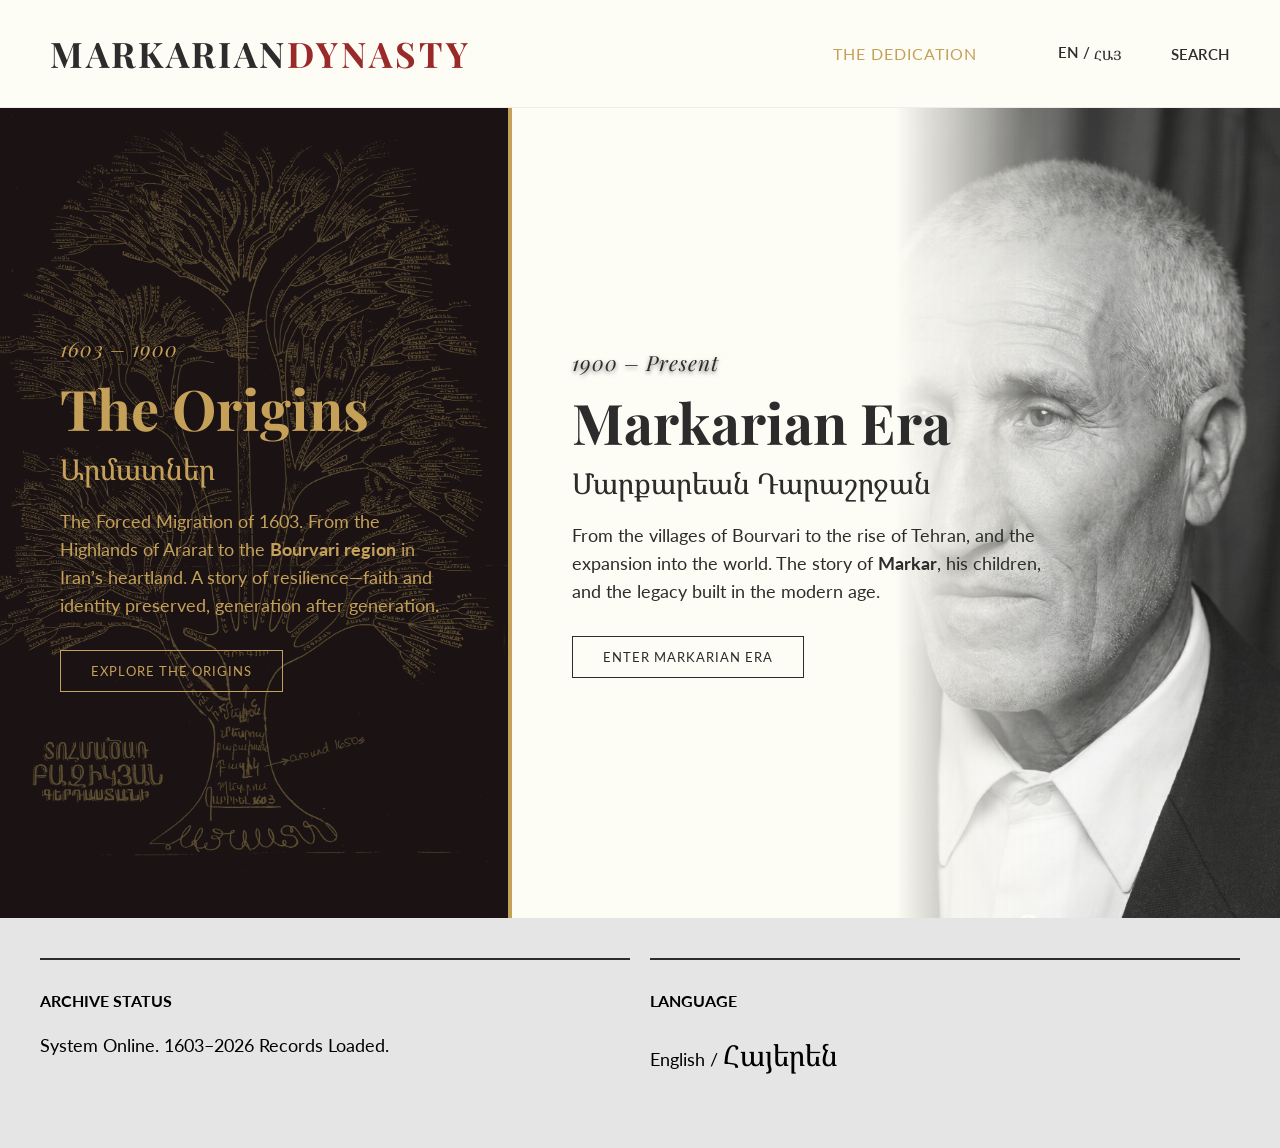
<file: index.html>
<!DOCTYPE html>
<html lang="en">
<head>
    <meta charset="UTF-8">
    <meta name="viewport" content="width=device-width, initial-scale=1.0">
    <title>Markarian Dynasty | 1603–Present</title>
    
    <link href="https://fonts.googleapis.com/css2?family=Lato:wght@300;400&family=Noto+Serif+Armenian:wght@400;700&family=Playfair+Display:wght@400;700&display=swap" rel="stylesheet">
    <link rel="stylesheet" href="css/style.css">

    <style>
        /* --- NAVIGATION STYLES --- */
        .nav-dedication-btn {
            background: none; border: none; color: var(--gold);
            cursor: pointer; font-family: inherit; font-size: 1rem;
            margin-right: 25px; letter-spacing: 1px;
            transition: 0.3s;
        }
        .nav-dedication-btn:hover { text-decoration: underline; color: white; }
        
        .nav-extra-item {
            color: var(--charcoal); font-size: 0.95rem; 
            margin-left: 20px; cursor: pointer;
        }

        /* --- DEDICATION MODAL STYLES --- */
        .modal-overlay {
            display: none; /* Hidden by default */
            position: fixed; top: 0; left: 0; width: 100%; height: 100%;
            background: rgba(0,0,0,0.95); z-index: 9999;
            align-items: center; justify-content: center;
            cursor: pointer; /* Indicates you can click to close */
        }
        .dedication-content {
            background-color: #1a1a1a; color: #f0f0f0;
            border: 2px solid var(--gold); padding: 40px;
            width: 80%; max-width: 800px; max-height: 85vh; 
            overflow-y: auto; /* Internal scroll */
            text-align: center; position: relative;
            cursor: default; /* Don't close if clicking inside text */
            box-shadow: 0 0 50px rgba(0,0,0,0.8);
        }
        /* Sticky Close Button */
        .sticky-close-btn {
            position: sticky; top: 0; float: right;
            background: #1a1a1a; border: 1px solid var(--pomegranate);
            color: var(--pomegranate); font-size: 1.5rem;
            width: 40px; height: 40px; line-height: 35px;
            cursor: pointer; z-index: 100; border-radius: 50%;
        }
        .sticky-close-btn:hover { background: var(--pomegranate); color: white; }
    </style>
</head>
<body style="overflow: hidden;"> 

    <nav>
        <div class="logo">MARKARIAN<span style="color:var(--pomegranate)">DYNASTY</span></div>
        <div class="nav-links">
            <button onclick="openDedication()" class="nav-dedication-btn">THE DEDICATION</button>
            
            <span class="nav-extra-item">EN / <span class="armenian-text">ՀԱՅ</span></span>
            <span class="nav-extra-item">SEARCH</span>
        </div>
    </nav>

    <div class="gateway-container">
        
        <section class="gateway-left">
            <div class="content-wrapper">
                <span class="era-label visible-date">1603 – 1900</span>
                <h1>The Origins</h1>
                <h2 class="armenian-text">Արմատներ</h2>
                <p>The Forced Migration of 1603. From the Highlands of Ararat to the <strong>Bourvari region</strong> in Iran’s heartland. A story of resilience—faith and identity preserved, generation after generation.</p>
                <a href="prologue.html" class="btn btn-gold">Explore the Origins</a>
            </div>
            <div class="visual-layer" style="background-image: url('assets/images/tree-full.jpg');"></div>
        </section>

        <section class="gateway-right">
            <div class="content-wrapper">
                <span class="era-label visible-date" style="color:#2C2C2C;">1900 – Present</span>
                <h1>Markarian Era</h1>
                <h2 class="armenian-text">Մարքարեան Դարաշրջան</h2>
                <p>From the villages of Bourvari to the rise of Tehran, and the expansion into the world. The story of <strong>Markar</strong>, his children, and the legacy built in the modern age.</p>
                <a href="markar-era.html" class="btn btn-dark">Enter Markarian Era</a>
            </div>
            <div class="visual-layer-portrait"></div>
        </section>

    </div>

    <footer class="archive-footer">
        <div class="archive-box">
            <h4>ARCHIVE STATUS</h4>
            <p>System Online. 1603–2026 Records Loaded.</p>
        </div>
        <div class="archive-box">
            <h4>LANGUAGE</h4>
            <p>English / <span class="armenian-text">Հայերեն</span></p>
        </div>
    </footer>

    <div id="dedication-modal" class="modal-overlay" onclick="closeDedication()">
        <div class="dedication-content" onclick="event.stopPropagation()">
            
            <button class="sticky-close-btn" onclick="closeDedication()">&times;</button>
            
            <div style="margin-bottom:20px; color:#C5A059; cursor:pointer; font-family:'Playfair Display', serif;">
                <span id="ded-btn-en" onclick="setDedicationLanguage('en')" style="font-weight:bold;">EN</span> | 
                <span id="ded-btn-hy" onclick="setDedicationLanguage('hy')" style="opacity:0.5;">ՀԱՅ</span>
            </div>

            <div class="content-en">
                <h2 style="font-family:'Playfair Display', serif; color:#C5A059; margin-bottom:30px; font-size:2rem;">The Dedication</h2>
                <p>To my father and mother, Khoodan and Haygoui (Nazik), and to my ancestors, who survived the impossible so that I could live. To my wife Anahid, and to my children, Vana (Katia) and Ani. To my grandchildren, and to the future descendants who will live to tell our story.</p>
                <p>This digital archive was built in the year 2026. It was a labor of love, pieced together from fading papers, old photographs, and the memories of our elders.</p>
                <p>I did not create this history; I simply gathered it before the winds of time could blow it away. In doing so, it was my duty to restore the whole picture: to finally include the names of the women—our mothers, sisters, wives, and daughters—who were missing from the old charts, and to build upon the work of those who kept the record before me, including Andranik Begijanian (1970s) and my cousin Adriana Karapetian.</p>
                <p>I built this place because I know that life brings storms. There will be days when the road ahead feels dark or uncertain. In those moments, I want you to look back here and remember:</p>
                <p style="font-family:'Playfair Display', serif; font-style:italic; font-size:1.5rem; color:#C5A059; margin: 35px 0; letter-spacing:1px;">"You come from a people who do not break."</p>
                <p>Our roots were not planted in easy soil; they were forged in the fire of survival. Through forced marches, through the poverty of the village years, and through the rebuilding of life from nothing, this family held on to each other. That strength runs in your blood. It is the quiet inheritance that keeps us standing when the world shakes.</p>
                <p>So, 100 years from now, when you search for who you are, I hope you find this light left on for you.</p>
                <p>My only request is that you keep it burning. Add your own branch. Tell your own story. And never forget that you are part of a long line of people who knew how to build, how to endure, and how to love.</p>
                <div class="signature" style="margin-top:40px;">
                    With hope for the future,<br><br>
                    <span style="font-size:1.6rem; color:#C5A059; font-family:'Playfair Display', serif;">Raffi Markarian</span><br>
                    <span style="font-size:0.8rem; font-family:'Lato', sans-serif; opacity:0.8; letter-spacing:1px; text-transform:uppercase;"></span><br>
                    <span style="font-size:0.8rem; font-family:'Lato', sans-serif; opacity:0.6;">Ottawa, 2026</span>
                </div>
            </div>

            <div class="content-hy" style="display:none;">
                <h2 class="armenian-text" style="color:#C5A059; margin-bottom:30px; font-size:2rem;">Ձոն</h2>
                <p class="armenian-text">Հորս և մորս՝ Խուդանին և Հայկուհուն (Նազիկին), և իմ նախնիներին, ովքեր վերապրեցին անհնարինը, որպեսզի ես կարողանամ ապրել։ Կնոջս՝ Անահիտին, և զավակներիս՝ Վանային (Քաթյաին) և Անիին։ Թոռներիս և ապագա սերունդներին, ովքեր շարունակելու են պատմել մեր պատմությունը։</p>
                <p class="armenian-text">Այս թվային արխիվը կառուցվել է 2026 թվականին։ Այն սիրո աշխատանք է՝ հավաքված խունացած թղթերից, հին լուսանկարներից և մեր մեծերի հիշողություններից։</p>
                <p class="armenian-text">Ես չեմ ստեղծել այս պատմությունը, ես պարզապես հավաքել եմ այն, նախքան ժամանակի քամիները կցրեին այն։ Այս գործն անելիս իմ պարտքն էր վերականգնել ամբողջական պատկերը. ի վերջո ավելացնել մեր մայրերի, քույրերի, կանանց և դուստրերի անունները, որոնք բացակայում էին հին աղյուսակներից, և շարունակել նրանց գործը, ովքեր պահել են գրառումները ինձանից առաջ, այդ թվում՝ Անդրանիկ Բէգիջանեանի (1970-ականներ) և Ադրինէ Կարապետյանի (Ավստրալյա, 2010)։</p>
                <p class="armenian-text">Ես կառուցեցի այս տեղը, քանի որ գիտեմ, որ կյանքը փոթորիկներ է բերում։ Կլինեն օրեր, երբ ճանապարհը մութ կամ անորոշ կթվա։ Այդ պահերին ուզում եմ, որ հետ նայեք այստեղ և հիշեք.</p>
                <p class="armenian-text" style="font-size:1.6rem; color:#C5A059; margin: 35px 0; letter-spacing:0.5px; font-weight:bold;">«Դուք սերում եք մի ժողովրդից, որը չի կոտրվում։»</p>
                <p class="armenian-text">Մեր արմատները հեշտ հողում չեն տնկվել, դրանք կոփվել են գոյատևման կրակի մեջ: Բռնագաղթի, գյուղական աղքատության տարիների և ոչնչից կյանքը վերակառուցելու միջով այս ընտանիքը պահեց միմյանց: Այդ ուժը հոսում է ձեր երակներում։ Դա այն լուռ ժառանգությունն է, որը մեզ կանգուն է պահում, երբ աշխարհը ցնցվում է։</p>
                <p class="armenian-text">Ուստի, 100 տարի անց, երբ փնտրեք, թե ով եք դուք, հուսով եմ, որ կգտնեք ձեզ համար վառ թողած այս լույսը։</p>
                <p class="armenian-text">Իմ միակ խնդրանքն այն է, որ այն վառ պահեք։ Ավելացրեք ձեր ճյուղը։ Պատմեք ձեր պատմությունը: Եվ երբեք մի մոռացեք, որ դուք մի մասն եք մարդկանց այն երկար շարքի, ովքեր գիտեին՝ ինչպես կառուցել, ինչպես դիմանալ և ինչպես սիրել:</p>
                <div class="signature" style="margin-top:40px;">
                    <span class="armenian-text">Հույսով դեպի ապագան՝</span><br><br>
                    <span class="armenian-text" style="font-size:1.6rem; color:#C5A059;">Ռաֆֆի Մարքարյան</span><br>
                    <span class="armenian-text" style="font-size:0.9rem; opacity:0.8; text-transform:uppercase;"></span><br>
                    <span class="armenian-text" style="font-size:0.8rem; opacity:0.6;">Օտտավա, 2026</span>
                </div>
            </div>

        </div>
    </div>

    <script>
        function openDedication() {
            document.getElementById('dedication-modal').style.display = 'flex';
        }
        
        function closeDedication() {
            document.getElementById('dedication-modal').style.display = 'none';
        }

        // Language Switcher Logic (Inside Modal Only)
        function setDedicationLanguage(lang) {
            document.getElementById('ded-btn-en').style.fontWeight = (lang === 'en') ? 'bold' : 'normal';
            document.getElementById('ded-btn-hy').style.fontWeight = (lang === 'hy') ? 'bold' : 'normal';
            document.getElementById('ded-btn-en').style.opacity = (lang === 'en') ? '1' : '0.5';
            document.getElementById('ded-btn-hy').style.opacity = (lang === 'hy') ? '1' : '0.5';

            if(lang === 'en') {
                document.querySelector('.dedication-content .content-en').style.display = 'block';
                document.querySelector('.dedication-content .content-hy').style.display = 'none';
            } else {
                document.querySelector('.dedication-content .content-en').style.display = 'none';
                document.querySelector('.dedication-content .content-hy').style.display = 'block';
            }
        }

        // Close on Escape Key
        document.addEventListener('keydown', function(event) {
            if (event.key === "Escape") {
                closeDedication();
            }
        });
    </script>
</body>
</html>
</file>
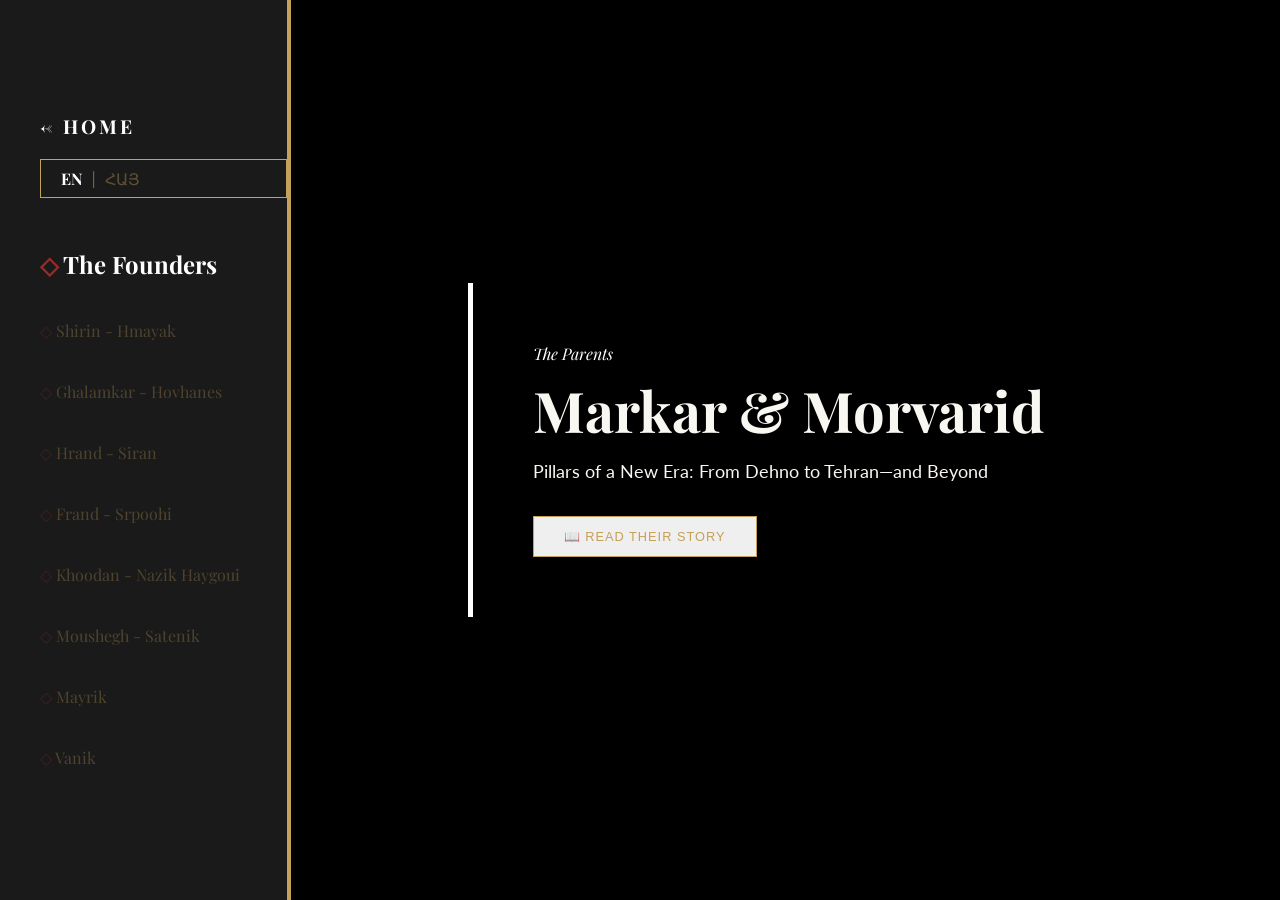
<file: markar-era.html>
<!DOCTYPE html>
<html lang="en">
<head>
    <meta charset="UTF-8">
    <meta name="viewport" content="width=device-width, initial-scale=1.0">
    <title>The Markar Era | Markarian Dynasty</title>
    <link href="https://fonts.googleapis.com/css2?family=Lato:wght@300;400&family=Noto+Serif+Armenian:wght@400;700&family=Playfair+Display:wght@400;700&family=EB+Garamond:wght@400;500&display=swap" rel="stylesheet">
    <link rel="stylesheet" href="css/style.css">
    
    <style>
        /* --- MEMORIAL CANDLE EFFECT --- */
        .candle-container { position: relative; width: 14px; height: 40px; margin: 0 auto 25px auto; }
        .candle-body { width: 100%; height: 100%; background: #e0e0e0; border-radius: 2px; opacity: 0.8; }
        .candle-flame { 
            width: 10px; height: 18px; background: #ffcc00; 
            border-radius: 50% 50% 50% 50% / 60% 60% 40% 40%; 
            position: absolute; top: -22px; left: 50%; transform: translateX(-50%); 
            animation: flicker 1.5s infinite alternate; 
            box-shadow: 0 0 15px rgba(255, 204, 0, 0.6), 0 0 30px rgba(255, 100, 0, 0.4);
        }
        @keyframes flicker { 
            0% { transform: translateX(-50%) scale(1); opacity: 1; } 
            100% { transform: translateX(-50%) scale(0.95) skewX(2deg); opacity: 0.8; } 
        }
    </style>

    <script>
        // --- DYNASTY ENGINE ---
        function setLanguage(lang) {
            document.body.classList.remove('lang-en', 'lang-hy');
            document.body.classList.add('lang-' + lang);
            document.getElementById('btn-en').classList.remove('active');
            document.getElementById('btn-hy').classList.remove('active');
            document.getElementById('btn-' + lang).classList.add('active');
        }

        document.addEventListener('DOMContentLoaded', () => {
            if (!document.body.classList.contains('lang-hy')) { setLanguage('en'); }
            
            const dots = document.querySelectorAll('.timeline-year');
            const scrollArea = document.querySelector('.gallery-scroll-area');

            scrollArea.addEventListener('scroll', () => {
                let index = Math.round(scrollArea.scrollTop / window.innerHeight);
                dots.forEach(d => d.classList.remove('active'));
                if(dots[index]) { dots[index].classList.add('active'); }
            });
        });

        function scrollToRoom(id) { document.getElementById(id).scrollIntoView({ behavior: 'smooth' }); }
        
        function openBook(id) {
            const m = document.getElementById(id); m.style.display='flex';
            setTimeout(()=>{m.classList.add('open')},10);
        }
        function closeBook(id) {
            const m = document.getElementById(id); m.classList.remove('open');
            setTimeout(()=>{m.style.display='none'},500);
        }
    </script>
</head>
<body class="lang-en" style="background-color: #1a1a1a; overflow: hidden;">

<div class="museum-container">

    <aside class="timeline-sidebar">
        <div class="logo" style="color:white; font-size:1.2rem; margin-bottom:20px;">
            <a href="index.html" style="color:inherit; text-decoration:none;">← HOME</a>
        </div>

        <div class="lang-switch" onclick="document.body.classList.contains('lang-en') ? setLanguage('hy') : setLanguage('en')">
            <span id="btn-en" class="active">EN</span> | <span id="btn-hy">ՀԱՅ</span>
        </div>

        <div class="timeline-year active" onclick="scrollToRoom('room-0')">
            <span class="content-en">The Founders</span><span class="content-hy">Հիմնադիրները</span>
        </div>

        <div class="timeline-year" onclick="scrollToRoom('room-1')">
            <span class="content-en">Shirin - Hmayak</span><span class="content-hy">Շիրին - Հմայակ</span>
        </div>
        <div class="timeline-year" onclick="scrollToRoom('room-2')">
            <span class="content-en">Ghalamkar - Hovhanes</span><span class="content-hy">Ղալամքար - Հովհանէս</span>
        </div>
        <div class="timeline-year" onclick="scrollToRoom('room-3')">
            <span class="content-en">Hrand - Siran</span><span class="content-hy">Հրանդ - Սիրան</span>
        </div>
        <div class="timeline-year" onclick="scrollToRoom('room-4')">
            <span class="content-en">Frand  - Srpoohi</span><span class="content-hy">Ֆռանդ - Սրփուհի</span>
        </div>
        <div class="timeline-year" onclick="scrollToRoom('room-5')">
            <span class="content-en">Khoodan  - Nazik Haygoui</span><span class="content-hy">Խուդան – Նազիկ Հայկուհի</span>
        </div>
        <div class="timeline-year" onclick="scrollToRoom('room-6')">
            <span class="content-en">Moushegh - Satenik </span><span class="content-hy">Մուշէղ – Սաթենիկ</span>
        </div>
        
        <div class="timeline-year" onclick="scrollToRoom('room-7')">
            <span class="content-en">Mayrik</span><span class="content-hy">Մայրիկ</span>
        </div>
        <div class="timeline-year" onclick="scrollToRoom('room-8')">
            <span class="content-en">Vanik</span><span class="content-hy">Վանիկ</span>
        </div>
    </aside>

    <main class="gallery-scroll-area">

       <section class="museum-room" id="room-0">
            <div class="slideshow-container cycle-4">
                <div class="slide" style="background-image: url('assets/images/Founders-01.jpg');"></div>
                <div class="slide" style="background-image: url('assets/images/Founders-02.jpg');"></div>
                <div class="slide" style="background-image: url('assets/images/Founders-03.jpg');"></div>
                <div class="slide" style="background-image: url('assets/images/Founders-04.jpg');"></div>
            </div>
            <div class="room-overlay vibe-gold" style="position:relative; z-index:2; border-left-color: white;">
                <span class="era-label" style="color:white">
                    <span class="content-en">The Parents</span><span class="content-hy">Ծնողները</span>
                </span>
                <h1>
                    <span class="content-en">Markar & Morvarid</span>
                    <span class="content-hy">Մարգար և Մորվարիդ</span>
                </h1>
                <p class="content-en">Pillars of a New Era: From Dehno to Tehran—and Beyond</p>
                <p class="content-hy">Նոր դարաշրջանի սյուները․ Դեհնոյից՝ Թեհրան — մինչև հեռուները</p>
                
                <div style="display:flex; gap:15px; flex-wrap:wrap;">
                    <button class="btn btn-gold" onclick="openBook('book-0')">
                        <span class="content-en">📖 Read Their Story</span><span class="content-hy">📖 Կարդալ Պատմությունը</span>
                    </button>
                </div>
            </div>
        </section>
        <section class="museum-room" id="room-1">
            <div class="slideshow-container cycle-4">
                <div class="slide" style="background-image: url('assets/images/room-1-a.jpg');"></div>
                <div class="slide" style="background-image: url('assets/images/room-1-b.jpg');"></div>
            </div>
            <div class="room-overlay vibe-gold" style="position:relative; z-index:2;">
                <span class="era-label" style="color:var(--gold)">
                    <span class="content-en">The Lineage</span><span class="content-hy">Տոհմաշար</span>
                </span>
                <h1>
                    <span class="content-en">Shirin - Hmayak</span><span class="content-hy">Շիրին - Հմայակ</span>
                </h1>
                <div style="display:flex; gap:15px; flex-wrap:wrap;">
                    <button class="btn btn-gold" onclick="openBook('book-1')">
                        <span class="content-en">📖 Read Chronicle</span><span class="content-hy">📖 Կարդալ</span>
                    </button>
                    <a href="branch-child1.html" class="btn btn-dark" style="border-color:white; color:white;">
                        <span class="content-en">Enter Lineage →</span><span class="content-hy">Մուտք Ճյուղ →</span>
                    </a>
                </div>
            </div>
        </section>

        <section class="museum-room" id="room-2">
            <div class="slideshow-container cycle-4">
                <div class="slide" style="background-image: url('assets/images/room-2-a.jpg');"></div>
                <div class="slide" style="background-image: url('assets/images/room-2-b.jpg');"></div>
            </div>
            <div class="room-overlay vibe-gold" style="position:relative; z-index:2;">
                <h1>
                    <span class="content-en">Ghalamkar - Hovhanes</span><span class="content-hy">Ղալամքար - Հովհանէս</span>
                </h1>
                <div style="display:flex; gap:15px; flex-wrap:wrap;">
                    <button class="btn btn-gold" onclick="openBook('book-2')">
                        <span class="content-en">📖 Read Chronicle</span><span class="content-hy">📖 Կարդալ</span>
                    </button>
                    <a href="branch-child2.html" class="btn btn-dark" style="border-color:white; color:white;">
                        <span class="content-en">Enter Lineage →</span><span class="content-hy">Մուտք Ճյուղ →</span>
                    </a>
                </div>
            </div>
        </section>

        <section class="museum-room" id="room-3">
             <div class="slideshow-container cycle-4">
                <div class="slide" style="background-image: url('assets/images/Hrand-001.jpg');"></div>
                <div class="slide" style="background-image: url('assets/images/Hrand-002.jpg');"></div>
            </div>
            <div class="room-overlay vibe-gold" style="position:relative; z-index:2;">
                <h1>
                    <span class="content-en">Hrand - Siran</span><span class="content-hy">Հրանդ - Սիրան</span>
                </h1>
                <div style="display:flex; gap:15px; flex-wrap:wrap;">
                    <button class="btn btn-gold" onclick="openBook('book-3')">
                        <span class="content-en">📖 Read Chronicle</span><span class="content-hy">📖 Կարդալ</span>
                    </button>
                    <a href="branch-child3.html" class="btn btn-dark" style="border-color:white; color:white;">
                        <span class="content-en">Enter Lineage →</span><span class="content-hy">Մուտք Ճյուղ →</span>
                    </a>
                </div>
            </div>
        </section>

        <section class="museum-room" id="room-4">
             <div class="slideshow-container cycle-4">
                <div class="slide" style="background-image: url('assets/images/room-4-a.jpg');"></div>
                <div class="slide" style="background-image: url('assets/images/room-4-b.jpg');"></div>
            </div>
            <div class="room-overlay vibe-gold" style="position:relative; z-index:2;">
                <h1>
                    <span class="content-en">Frand  - Srpoohi</span><span class="content-hy">Ֆռանդ - Սրփուհի</span>
                </h1>
                <div style="display:flex; gap:15px; flex-wrap:wrap;">
                    <button class="btn btn-gold" onclick="openBook('book-4')">
                        <span class="content-en">📖 Read Chronicle</span><span class="content-hy">📖 Կարդալ</span>
                    </button>
                    <a href="branch-child4.html" class="btn btn-dark" style="border-color:white; color:white;">
                        <span class="content-en">Enter Lineage →</span><span class="content-hy">Մուտք Ճյուղ →</span>
                    </a>
                </div>
            </div>
        </section>

       <section class="museum-room" id="room-5">
             <div class="slideshow-container cycle-11">
                <div class="slide" style="background-image: url('assets/images/Khoodan-01.jpg');"></div>
                <div class="slide" style="background-image: url('assets/images/Khoodan-02.jpg');"></div>
                <div class="slide" style="background-image: url('assets/images/Khoodan-03.jpg');"></div>
                <div class="slide" style="background-image: url('assets/images/Khoodan-04.jpg');"></div>
                <div class="slide" style="background-image: url('assets/images/Khoodan-05.jpg');"></div>
                <div class="slide" style="background-image: url('assets/images/Khoodan-06.jpg');"></div>
                <div class="slide" style="background-image: url('assets/images/Khoodan-07.jpg');"></div>
                <div class="slide" style="background-image: url('assets/images/Khoodan-08.jpg');"></div>
                <div class="slide" style="background-image: url('assets/images/Khoodan-09.jpg');"></div>
                <div class="slide" style="background-image: url('assets/images/Khoodan-10.jpg');"></div>
                <div class="slide" style="background-image: url('assets/images/Khoodan-11.jpg');"></div>
            </div>
            <div class="room-overlay vibe-gold" style="position:relative; z-index:2;">
                <h1>
                    <span class="content-en">Khoodan- Nazik Haygoui</span><span class="content-hy">Խուդան - Նազիկ Հայկուհի</span>
                </h1>
                <div style="display:flex; gap:15px; flex-wrap:wrap;">
                    <button class="btn btn-gold" onclick="openBook('book-5')">
                        <span class="content-en">📖 Read Chronicle</span><span class="content-hy">📖 Կարդալ</span>
                    </button>
                    <a href="branch-khoodan.html" class="btn btn-dark" style="border-color:white; color:white;">
                        <span class="content-en">Enter Lineage →</span><span class="content-hy">Մուտք Ճյուղ →</span>
                    </a>
                </div>
            </div>
        </section>

        <section class="museum-room" id="room-6">
             <div class="slideshow-container cycle-4">
                <div class="slide" style="background-image: url('assets/images/room-2-a.jpg');"></div>
                <div class="slide" style="background-image: url('assets/images/room-2-b.jpg');"></div>
            </div>
            <div class="room-overlay vibe-gold" style="position:relative; z-index:2;">
                <h1>
                    <span class="content-en">Moushegh - Satenik </span><span class="content-hy">Մուշէղ – Սաթենիկ</span>
                </h1>
                <div style="display:flex; gap:15px; flex-wrap:wrap;">
                    <button class="btn btn-gold" onclick="openBook('book-6')">
                        <span class="content-en">📖 Read Chronicle</span><span class="content-hy">📖 Կարդալ</span>
                    </button>
                    <a href="branch-child6.html" class="btn btn-dark" style="border-color:white; color:white;">
                        <span class="content-en">Enter Lineage →</span><span class="content-hy">Մուտք Ճյուղ →</span>
                    </a>
                </div>
            </div>
        </section>

        <section class="museum-room" id="room-7">
            <div class="slideshow-container cycle-4">
                <div class="slide" style="background-image: url('assets/images/room-3-a.jpg');"></div>
                <div class="slide" style="background-image: url('assets/images/room-3-b.jpg');"></div>
            </div>
            <div class="room-overlay vibe-sepia" style="position:relative; z-index:2;">
                <div class="candle-container">
                    <div class="candle-body"></div>
                    <div class="candle-flame"></div>
                </div>
                
                <span class="era-label" style="color:#d4a373">
                    <span class="content-en">In Loving Memory</span><span class="content-hy">Հիշատակ</span>
                </span>
                <h1>
                    <span class="content-en">Mayrik</span>
                    <span class="content-hy">Մայրիկ</span>
                </h1>
                <p class="content-en">A life remembered with love. Though this branch did not continue, the memory remains eternal.</p>
                <p class="content-hy">Սիրով հիշվող կյանք։ Թեև այս ճյուղը չշարունակվեց, հիշողությունը մնում է հավերժ։</p>
                
                <div style="display:flex; gap:15px; flex-wrap:wrap;">
                    <button class="btn btn-gold" onclick="openBook('book-7')">
                        <span class="content-en">📖 Read Chronicle</span><span class="content-hy">📖 Կարդալ</span>
                    </button>
                </div>
            </div>
        </section>

        <section class="museum-room" id="room-8">
            <div class="slideshow-container cycle-4">
                <div class="slide" style="background-image: url('assets/images/room-4-a.jpg');"></div>
                <div class="slide" style="background-image: url('assets/images/room-4-b.jpg');"></div>
            </div>
            <div class="room-overlay vibe-sepia" style="position:relative; z-index:2;">
                <div class="candle-container">
                    <div class="candle-body"></div>
                    <div class="candle-flame"></div>
                </div>

                <span class="era-label" style="color:#d4a373">
                    <span class="content-en">In Loving Memory</span><span class="content-hy">Հիշատակ</span>
                </span>
                <h1>
                    <span class="content-en">Vanik</span>
                    <span class="content-hy">Վանիկ</span>
                </h1>
                <p class="content-en">Remembered forever in the family story.</p>
                <p class="content-hy">Հավերժ հիշվող ընտանեկան պատմության մեջ։</p>
                
                <div style="display:flex; gap:15px; flex-wrap:wrap;">
                    <button class="btn btn-gold" onclick="openBook('book-8')">
                        <span class="content-en">📖 Read Chronicle</span><span class="content-hy">📖 Կարդալ</span>
                    </button>
                </div>
            </div>
        </section>

    </main>
</div>

<div id="book-0" class="book-modal">
    <div class="book-content">
        <button class="close-book-btn" onclick="closeBook('book-0')">×</button>
        <div class="content-en">
            <h2>Markar & Morvarid</h2><hr><p>Markar was born in July 29, 1891 in Dehno—the eldest of four children of Sarkis and Sebdigool. He grew up with two sisters, Anoush and Mayich, and a younger brother, Matevos, who died very young. In a family that would later know migration and uncertainty, his earliest years were rooted in Dehno. </p>
<p>Dehno was not simply a village; it was a high-altitude life at the edge of harsher worlds—Zagros winters, wheat and barley, mud-brick walls built to carry snow, and a horizon that demanded vigilance. In Markar’s time, Dehno sat inside an estate system: it was owned by Morteza Qoli Khan Samsam, and later by his son Bahman Khan Samsam, figures of Bakhtiari tribal nobility. For the villagers, this meant the old rural order—landlords and peasants, crop shares and dues, “protection” demanded by the powerful, and the constant fear of raids that could strip a household of grain, animals, even winter stores. And before the 1920s—before law truly reached those plains—this region lived under shifting tribal conflict and a brutal rhythm called chapavol: predatory raids that could arrive at dawn and leave a village hungry by nightfall. </p>
<p>Markar received schooling in Hamadan, enough that people called him Mirza Markar—educated Markar. He married Morvarid, from Khorzand, of the Abrahamian family— born on January 23, 1895— and they built their household in Dehno, where all their children were born. He became the mostofi—the accountant and trusted administrator—serving Morteza Qoli Khan Samsam, moving between village life and the administrative world of estates and accounts. He learned precision, responsibility, and the hard discipline of being the one who must keep order when others held power. </p>
<p>In the 1920s, when the Iranian state began registering citizens and issuing shenasnameh (birth certificates), something quietly permanent happened to Markar’s family. Markar was away for work when the registrar arrived in Dehno and asked his father, Sarkis, for a family name—something that had not been common in the old way of village life. Sarkis gave his father’s name, Khudaghuli, and the registrar—working within Persian spelling and what he could pronounce—recorded the family as Gholipour, “sons of Gholi.” Some grandchildren still carry Gholipour to this day; others—especially those who later left Iran—chose the name Markarian, tying identity back to Markar, the pillar they remembered. </p>
<p>Then the world shook. Around World War II, life grew harder—prices rose, food became uncertain, and rural families felt the pressure first. After the war, a new hope came from the north: Stalin’s call for Armenians to return to Soviet Armenia, promising homes, schooling, work, and a rebuilt “motherland.” The promise felt even more real when it was blessed by the Armenian Church—Catholicos Gevorg VI publicly supported the repatriation, giving the dream a kind of sacred permission. For many families, it felt like a door had opened in history—and they feared it might close at any moment. </p>
<p>And so the leaving began—not as adventure, but as arithmetic of fear. Whole villages tried to make life portable: land, animals, carpets, tools—sold in a rush, often for a fraction of their worth, because everyone was selling at once. Families stepped onto the road with one sentence burning in the mind: the Motherland is calling. In 1946–48, the repatriation wave drew tens of thousands toward Soviet Armenia—about 86,000 registered overall, including roughly 20,000–21,000 from Iran—and it triggered a second displacement inside Iran as rural Armenians flooded into staging cities like Tehran, waiting for their turn to cross. </p>
<p>But history is not a straight road—it is a door that can slam. Regional tension after the Azerbaijan Crisis of 1945–46, worsening Cold War suspicion, and the harsh realities inside Soviet Armenia—shortages, housing misery, and the state’s growing mistrust—helped make the promise brittle. Then the route faltered and the program was abruptly halted, leaving many families stranded between a village already sold and a border that no longer opened. Markar and his family were among those who reached Tehran with hope and very little in their hands, and found themselves stuck in the long, humiliating pause—years measured in rented rooms and borrowed stability, including time in Behjat Abad, where survival meant finding any work, any foothold, any way to keep the household intact. And it mattered—deeply—that Tehran’s small Armenian community did not look away: churches, schools, workshops, and families already rooted in the city quietly helped newcomers find jobs, food, and direction, so that dignity could be rebuilt even when the “return” never came. </p>
<p>In the early 1950s, Markar and his sons did what survivors do: they turned uncertainty into a foundation. They purchased land on Nadershah Street in Tehran. They became neighbors to the Farokhzad family—whose children, Fereydoon and Forough Farokhzad, would later become famous—and the street itself would later be known as Farokhzad Street, and later changed again to 19th Avenue. Part of the family still remains tied to that ground—rebuilt in 1980—proof that even in a city, an Armenian home can become a village of its own. </p>
<p>In his later years, Markar lived surrounded by what he had fought for: a large, traditional household, with sons and daughters-in-law, grandchildren filling rooms, voices in the courtyard, the daily movement of an extended family under one roof. It was not just a house—it was a small world where memory stayed close, where children grew up hearing the names of elders as if those names were blessings. In that kind of home, continuity is not an idea; it is breakfast, prayer, quarrels resolved, stories repeated, and the quiet comfort of never being alone. </p>
<p>Markar died on January 27, 1969 and was buried in Dulab Old Cemetery in Tehran. His passing closed an era: the village-born mostofi, the builder of a city foothold, the man whose name became a compass for those who came after. But what remained was larger than a date. His life became structure—something future generations could stand on without even realizing who first laid the beams. </p>
<p>And Morvarid—Morvarid was the kind of woman history often overlooks, even though families are built on women like her. She was thin, tough, and endlessly working—the steady engine of the household. She passed away on July 31, 1993, and her end carries the truth of her character: she suffered a stroke while repairing an old Persian rug in the backyard—still working, still fixing, still refusing to sit still. She passed away at home in 1993 and was buried in Khavaran Cemetery in Tehran, leaving behind not just descendants, but a standard: the dignity of never giving up. 
</p>
        </div>
        <div class="content-hy">
            <h2>Մարգար և Մորվարիդ</h2><hr><p>Մարքարը ծնվել է Հուլիս 29, 1890 թվականին, Դեհնոյում՝ Սարգիսի և Սեբդիգուլի չորս երեխաներից ավագը։ Նա մեծացել է երկու քույրերի՝ Անուշի և Մայիչի հետ, և ունեցել է կրտսեր եղբայր՝ Մատևոս, որը շատ վաղ է մահացել։ Այն ընտանիքում, որը հետագայում պիտի ճանաչեր գաղթն ու անորոշությունը, նրա մանկության առաջին տարիները ամուր կապված էին Դեհնոյին։ </p>
<p>Դեհնոն պարզապես գյուղ չէր․ այն բարձրադիր կյանք էր՝ կոշտ աշխարհների եզրին—Զագրոսի ձմեռներ, ցորեն ու գարի, ձյունը պահող կավաշեն պատեր, և հորիզոն, որը պահանջում էր մշտական զգոնություն։ Մարքարի ժամանակ Դեհնոն գտնվում էր կալվածատիրական համակարգի մեջ. այն պատկանում էր Մորտեզա Ղոլի խան Սամսամին, իսկ հետո՝ նրա որդի Բահմանի խան Սամսամին՝ Բախտյարի ցեղային ազնվականության ներկայացուցիչներին։ Գյուղացու համար սա նշանակում էր հին կարգը՝ տեր ու ռայաթ, բերքի բաժանում և հարկատուրք, «պաշտպանության» դիմաց պահանջվող վճարներ, և մշտական վախ՝ հարձակումներից, որոնք կարող էին տնից տանել հացահատիկը, անասունը, նույնիսկ ձմռան պաշարը։ Իսկ մինչև 1920-ականները—մինչև օրենքը իրականում հասներ այդ դաշտերին—տարածաշրջանը ապրում էր ցեղային բախումների մեջ և մի դաժան ռիթմով, որը կոչվում էր չափավոլ․ գիշատիչ արշավանքներ, որոնք կարող էին լուսաբացին հասնել ու գիշերվա վրա թողնել սոված գյուղ։ </p>
<p>Մարքարը կրթություն է ստացել Համադանում, այնքան, որ նրան կոչում էին Միրզա Մարքար՝ «կրթված Մարքար»։ Նա ամուսնացավ Մորվարիդի հետ՝ Խորզանդից, Աբրահամյանների ընտանիքից - ծնունդ Հունվար 23, 1985- , և նրանք տուն հիմնեցին Դեհնոյում, որտեղ ծնվեցին նրանց բոլոր երեխաները։ Մարքարը դարձավ մոստոֆի՝ հաշվապահ և վստահված կառավարիչ, ծառայելով Մորտեզա Ղոլի խան Սամսամին, և ապրելով միաժամանակ գյուղի ու կալվածքների վարչական աշխարհի սահմանագծին։ Նա սովորեց ճշտություն, պատասխանատվություն և այն ծանր կարգապահությունը, երբ դու ես նա, ով պետք է կարգ պահի՝ այն դեպքում, երբ իշխանությունը ուրիշների ձեռքում է։ </p>
<p>1920-ականներին, երբ Իրանի պետությունը սկսեց քաղաքացիներին գրանցել և տալ շենասնամե (ծննդյան վկայական), Մարքարի ընտանիքի համար ինչ-որ բան լուռ ու անդառնալի ձևով հաստատվեց։ Մարքարը աշխատանքի պատճառով բացակայում էր, երբ գրանցողը եկավ Դեհնո և հարցրեց նրա հորը՝ Սարգիսին, թե որն է ընտանիքի ազգանունը—ինչ-որ բան, որ հին գյուղական կյանքում սովորական չէր։ Սարգիսը ասաց իր հոր անունը՝ Խուդաղուլի, և գրանցողը—պարսկերեն ուղղագրության և իր լսածի հնարավորության սահմաններում—գրեց ընտանիքը որպես Ղոլիփուր՝ «Ղոլիի որդիներ»։ Թոռներից ոմանք մինչև այսօր կրում են Ղոլիփուր ազգանունը, իսկ ուրիշները—հատկապես նրանք, ովքեր հետո հեռացան Իրանից—ընտրեցին Մարքարյան անունը՝ իրենց ինքնությունը կապելով Մարքարի հետ, այն սյունի, որին նրանք հիշում էին։ </p>
<p>Հետո աշխարհը ցնցվեց։ Երկրորդ համաշխարհային պատերազմի տարիներին և հետո կյանքը դժվարացավ—գները բարձրացան, սնունդը դարձավ անկայուն, և առաջինը ճնշումը զգացին գյուղական ընտանիքները։ Պատերազմից հետո հյուսիսից եկավ մի նոր հույս՝ Ստալինի կոչը, որ հայերը վերադառնան Խորհրդային Հայաստան՝ խոստանալով տուն, ուսում, աշխատանք և վերակառուցված «հայրենիք»։ Այդ խոստումը ավելի իրական թվաց, երբ այն օրհնվեց Հայ Եկեղեցու կողմից—Ամենայն Հայոց Կաթողիկոս Գևորգ Զ-ը հրապարակորեն աջակցեց ներգաղթին՝ երազին տալով մի տեսակ սրբազան թույլտվություն։ Շատերի համար դա պատմության մեջ բացված դուռ էր—և նրանք վախենում էին, որ այն կարող է փակվել ցանկացած պահին։ </p>
<p>Եվ սկսվեց հեռանալը—ոչ թե որպես արկած, այլ որպես վախի հաշվարկ։ Ամբողջ գյուղեր փորձում էին կյանքը դարձնել տեղափոխելի․ հող, անասուն, գորգեր, գործիքներ—շտապ վաճառված, հաճախ՝ իրենց արժեքի մի փոքր մասով, որովհետև բոլորը միաժամանակ էին վաճառում։ Ընտանիքները քայլեցին ճանապարհ՝ մի նախադասությամբ այրվող մտքի մեջ․ «Հայրենիքը կանչում է»։ 1946–48 թվականներին ներգաղթի ալիքը տասնյակ հազարների տարավ դեպի Խորհրդային Հայաստան—ընդհանուր հաշվառմամբ մոտ 86,000, որոնցից մոտ 20,000–21,000-ը՝ Իրանից—և դա Իրանի ներսում առաջացրեց երկրորդ տեղաշարժը, երբ գյուղական հայերը հոսեցին հավաքման քաղաքներ, հատկապես Թեհրան, սպասելով իրենց հերթին՝ անցնելու։ </p>
<p>Բայց պատմությունը ուղիղ ճանապարհ չէ—այն դուռ է, որը կարող է շրխկալով փակվել։ 1945–46-ի Ադրբեջանի ճգնաժամից հետո տարածաշրջանային լարվածությունը, սաստկացող Սառը պատերազմի կասկածները, և Խորհրդային Հայաստանի ներսում կյանքի ծանր իրականությունը—պակասը, բնակարանային թշվառությունը, և պետության աճող անվստահությունը—օգնեցին, որ խոստումը դառնա փխրուն։ Հետո ուղին խափանվեց, և ծրագիրը կտրուկ կանգ առավ՝ շատ ընտանիքների թողնելով փակուղում՝ մի գյուղի միջև, որն արդեն վաճառված էր, և մի սահմանում, որն այլևս չէր բացվում։ Մարքարն ու իր ընտանիքը նրանցից էին, ովքեր հասան Թեհրան՝ հույսով և գրեթե դատարկ ձեռքերով, և մնացին այդ երկար, նվաստացնող դադարի մեջ—տարիներ, որոնք չափվում էին վարձով սենյակներով ու պարտքով կայունությամբ, այդ թվում՝ Բեհջաթ Աբադում, որտեղ գոյատևելը նշանակում էր գտնել ցանկացած գործ, ցանկացած հենարան, ցանկացած ճանապարհ՝ ընտանիքը միասին պահելու համար։ Եվ խորապես նշանակալի էր, որ Թեհրանի փոքր հայկական համայնքը չշրջվեց մի կողմ․ եկեղեցիները, դպրոցները, արհեստանոցներն ու քաղաքում արդեն արմատավորված ընտանիքները լուռ օգնեցին նորեկներին՝ աշխատանք գտնել, սնունդ ապահովել, ուղղություն ունենալ, որպեսզի արժանապատվությունը հնարավոր լիներ վերակառուցել—even երբ «վերադարձը» երբեք չեկավ։ </p>
<p>1950-ականների սկզբին Մարքարն ու իր որդիները արեցին այն, ինչ անում են վերապրածները․ անորոշությունը վերածեցին հիմքի։ Նրանք Թեհրանում գնեցին հողատարածք Նադերշահ փողոցում։ Նրանք դարձան Ֆարոխզադ ընտանիքի հարևանները—որի երեխաները՝ Ֆերեյդուն և Ֆորուղ Ֆարոխզադները, հետո պիտի հայտնի դառնային—և փողոցը հետագայում կոչվեց Ֆարոխզադ փողոց, իսկ հետո դարձյալ փոխվեց՝ 19-րդ պողոտա։ Ընտանիքի մի մասը մինչ այսօր կապված է այդ հողին—վերակառուցված 1980-ին—ապացույց, որ նույնիսկ քաղաքում հայկական տունը կարող է դառնալ իր սեփական փոքր գյուղը։ </p>
<p>Իր վերջին տարիներին Մարքարը ապրեց այն ամենի մեջ, ինչի համար պայքարել էր․ մեծ, ավանդական տուն—որդիներով ու հարսներով, թոռներով լցված սենյակներով, բակում ձայներով, և մի ընդարձակ ընտանիքի օրական շարժումով՝ մեկ տանիքի տակ։ Դա պարզապես տուն չէր—փոքր աշխարհ էր, որտեղ հիշողությունը մոտ էր, որտեղ երեխաները մեծանում էին՝ լսելով մեծերի անունները այնպես, կարծես դրանք օրհնություններ լինեին։ Այդպիսի տանը շարունակականությունը գաղափար չէ․ այն նախաճաշ է, աղոթք, հաշտված վեճ, նորից պատմված պատմություն, և այն խաղաղ զգացումը, որ դու երբեք մենակ չես։ </p>
<p>Մարքարը մահացավ 1969-ի ձմռանը և թաղվեց Թեհրանի Դուլաբի հին գերեզմանատանը։ Նրա մահը փակեց մի ժամանակաշրջան․ գյուղում ծնված մոստոֆի, քաղաքի հիմք ստեղծած մարդը, այն անունը, որ դարձավ կողմնացույց՝ իր հետո եկողների համար։ Բայց մնացածը ավելի մեծ էր, քան մի ամսաթիվ։ Նրա կյանքը դարձավ կառույց—մի բան, որի վրա հաջորդ սերունդները կարող էին կանգնել՝ նույնիսկ չիմանալով, թե ով է առաջինը դրել այդ գերանները։ </p>
<p>Եվ Մորվարիդը—Մորվարիդը այն կինն էր, ում պատմությունը հաճախ աչքից վրիպում է, թեև ընտանիքները կառուցվում են հենց նրա նման կանանց վրա։ Նա նիհար էր, կոշտ, անընդհատ աշխատող—տան անլսելի շարժիչը։ Նա մահացավ Հուլիս 31, 1993ին, և նրա վախճանը իր բնավորության ճշմարտությունն է պահում․ նա կաթված ստացավ, երբ բակում վերանորոգում էր հին պարսկական գորգը—դեռ աշխատելով, դեռ շտկելով, դեռ չհամակերպվելով կանգ առնելուն։ Նա մահացավ տանը 1993-ին և թաղվեց Թեհրանի Խավարանի գերեզմանատանը՝ թողնելով ոչ միայն սերունդներ, այլև չափանիշ՝ երբեք չհանձնվելու արժանապատվությունը։ 
</p>
        </div>
    </div>
</div>

<div id="book-1" class="book-modal">
    <div class="book-content">
        <button class="close-book-btn" onclick="closeBook('book-1')">×</button>
        <div class="content-en">
            <h2>Life of Child 1</h2><hr><p>Paste biography...</p>
        </div>
        <div class="content-hy">
            <h2>Կենսագրություն 1</h2><hr><p>Տեղադրեք հայերեն կենսագրությունը...</p>
        </div>
    </div>
</div>

<div id="book-2" class="book-modal">
    <div class="book-content">
        <button class="close-book-btn" onclick="closeBook('book-2')">×</button>
        <div class="content-en">
            <h2>Life of Child 2</h2><hr><p>Paste biography...</p>
        </div>
        <div class="content-hy">
            <h2>Կենսագրություն 2</h2><hr><p>Տեղադրեք հայերեն կենսագրությունը...</p>
        </div>
    </div>
</div>

<div id="book-3" class="book-modal">
    <div class="book-content">
        <button class="close-book-btn" onclick="closeBook('book-3')">×</button>
        <div class="content-en">
            <h2>Life of Child 3</h2><hr><p>Paste biography...</p>
        </div>
        <div class="content-hy">
            <h2>Կենսագրություն 3</h2><hr><p>Տեղադրեք հայերեն կենսագրությունը...</p>
        </div>
    </div>
</div>

<div id="book-4" class="book-modal">
    <div class="book-content">
        <button class="close-book-btn" onclick="closeBook('book-4')">×</button>
        <div class="content-en">
            <h2>Life of Child 4</h2><hr><p>Paste biography...</p>
        </div>
        <div class="content-hy">
            <h2>Կենսագրություն 4</h2><hr><p>Տեղադրեք հայերեն կենսագրությունը...</p>
        </div>
    </div>
</div>

<div id="book-5" class="book-modal">
    <div class="book-content">
        <button class="close-book-btn" onclick="closeBook('book-5')">×</button>
        <div class="content-en">
            </h2><hr><p>Khoodan was born on May 30, 1932, in Dehno—a village shaped by cold winters, hard work, and quiet endurance. He went to school there from 1938 to 1944. Then, still young, he left everything familiar behind. In 1944, he moved to Tehran with one great hope: Nergaght, the journey to Armenia. But that hope did not become a road. Plans collapsed, doors closed, and instead of a homeland, life gave him work. From 1946 to 1948, he worked as a child labourer, learning early what survival means: show up, endure, and keep going. </p>
<p>In 1948, his life found its craft. He began at Caravan Chocolate and Confectionary, near Naderi Avenue and Mokhber-od-Dowleh Square. He started at the bottom and learned the trade from Andre, the owner—how to measure, mix, and perfect the work. He rose quickly, not through luck, but through discipline. While still young, he became a foreman, training others and building a reputation for skill and reliability. </p>
<p>In 1958, something gentler entered his story. Visiting his uncle, he saw a young woman in a backyard—Haygoui, known as Nazik—and family memory keeps it as love at first sight. They married in June 1959. Nazik was born on October 2, 1942, in Koorezar (Arak, Kazaz region) to Eskandar and Tzaghik Manoukian. She was the youngest, with four brothers: Harootyun, Grigor, Ardashes, and Armen. Her family moved to Tehran in 1948, and she studied at Sahakian Armenian School in Heshmatiyeh from 1948 to 1954, carrying Armenian language and community into the city. </p>
<p>Together, Khoodan and Nazik built what mattered most: a family. In 1962, their daughter Helga was born—and heartbreakingly, she passed away within a week. Then came their children: Raffi (July 13, 1964), Klara (February 16, 1966), Adrineh (November 2, 1969), and Arlet (January 6, 1972)—each one a new beginning. </p>
<p>In 1966, Khoodan and his brothers opened Polidor Pastry and Chocolate on Abbas Abad Avenue. They built the store and workshops with their own strength and kept it standing for three decades. After 1979, life grew harder for religious minorities. New rules even required religious minority signs—on the door and above the cash—public reminders of being “different.” Still, they worked, served, and kept the doors open. But time wears down even strong hands. After many challenges, and as health began to deteriorate, they closed the business in 1996. </p>
<p>In 1991, Khoodan was diagnosed with cancer. He went through two years of treatment and survived. Later, in June 2005, Khoodan and Nazik became permanent residents of Canada, and in 2011 they moved to Canada for good. </p>
<p>Their lives were shaped by politics as much as by work. The Second World War and its aftershocks helped push them out of the world they were born into. Then the growth of Tehran in the 1960s and early 1970s gave them a chance to build a business and a home through resilience. And then, after the revolution, many Armenians began to leave. In their family, the leaving started with the children—first Raffi to Canada, then their daughters to California. Each departure brought relief and grief at the same time. </p>
<p>When the children were gone, Khoodan and Nazik faced the hardest decision: to follow them. They did not leave because it was easy. They left because family mattered more than comfort. They came to Canada without English, without French, and without a wider family network—only their son and his household. In old age, they chose exile again, this time by love. </p>
<p>In their final years, their world became smaller and deeper. Days were no longer measured by business hours, but by presence: a shared meal, a grandchild’s voice, the steady comfort of being together. For Khoodan especially, the last years were mostly spent at home with Raffi, his wife, and the children—a quiet devotion after a lifetime of labour. </p>
<p>Then the hardest season returned. In August 2011, Nazik was diagnosed with colon cancer, the same illness that had already taken two of her brothers. She passed away at home in Ottawa on June 14, 2012, and was buried at Hope Cemetery. Khoodan lived five more years. On December 14, 2017, cancer returned, and he passed away at home in Ottawa. He was buried beside Nazik at Hope Cemetery—together, as they lived. </p>
<p>That is the kind of love history rarely records. But in our story, it belongs at the center.</p> 
        </div>
        <div class="content-hy">
            <h2>Կենսագրություն 5</h2><hr><p>Խուդանը ծնվել է 1932 թվականի մայիսի 30-ին, Դեհնոյում՝ մի գյուղում, որի կյանքը ձևավորվում էր խիստ ձմեռներով, ծանր աշխատանքով և լուռ դիմացկունությամբ։ Նա դպրոց է գնացել այնտեղ՝ 1938-ից մինչև 1944 թվականը։ Իսկ հետո՝ դեռ շատ երիտասարդ, թողեց իրեն ծանոթ ամեն ինչ։ 1944 թվականին նա տեղափոխվեց Թեհրան՝ իր հետ տանելով մեկ մեծ հույս՝ Ներգաղթը, դեպի Հայաստան վերադառնալու ճանապարհը։ Բայց այդ հույսը ճանապարհ չդարձավ։ Ծրագրերը փլվեցին, դռները փակվեցին, և հայրենիքի փոխարեն կյանքը նրան տվեց աշխատանք։ 1946–1948 թվականներին նա աշխատեց որպես մանկական աշխատող՝ շատ շուտ հասկանալով, թե ինչ է նշանակում գոյատևել՝ գալ, դիմանալ և շարունակել։</p>
<p>1948 թվականին նրա կյանքը գտավ իր արհեստը։ Նա սկսեց աշխատել Թեհրանի Քարավան քաղցրեղենի գործարանում՝ Նադերի պողոտայի և Մոխբեր-օլ-Դովլե հրապարակի մոտ։ Սկսեց ամենաստորին կետից՝ որպես սովորական աշխատող, և արհեստը սովորեց Անդրեյից՝ գործարանի տիրոջից՝ ինչպես չափել, խառնել, ձևավորել, կատարելագործել։ Նա արագ առաջ գնաց ոչ թե բախտի, այլ կարգապահության շնորհիվ։ Դեռ երիտասարդ հասակում նա դարձավ վարպետապետ (ֆորեման)՝ սովորեցնելով ուրիշներին, տիրապետելով գործին և վաստակելով անուն՝ հմտության ու վստահելիության վրա։</p>
<p>Եվ հետո՝ 1958 թվականին, նրա պատմության մեջ մտավ մի ավելի մեղմ բան։ Իր ազգականների տուն այցելելիս նա բակում առաջին անգամ տեսավ մի երիտասարդ աղջկա՝ Հայգույին, ում բոլորն ասում էին Նազիկ—և ընտանիքի հիշողության մեջ դա մնաց որպես սեր՝ առաջին հայացքից։ Նրանք ամուսնացան 1959 թվականի հունիսին։ Նազիկը ծնվել էր 1942 թվականի հոկտեմբերի 2-ին, Քուրեզար (Արաք, Քազազ շրջան)**ում՝ Էսկանդարի և Ծաղիկ Մանուկյանի ընտանիքում։ Նա ամենակրտսերն էր՝ ունենալով չորս եղբայր՝ Հարություն, Գրիգոր, Արդաշես և Արմեն։ Նրա ընտանիքը 1948-ին տեղափոխվեց Թեհրան, և Նազիկը 1948-ից մինչև 1954 թվականը սովորեց Սահակյան հայկական դպրոցում՝ Հեշմաթիե թաղամասում՝ քաղաքի մեջ էլ պահպանելով հայկական լեզուն ու համայնքային հոգին։</p>
<p>Խուդանն ու Նազիկը միասին կառուցեցին այն, ինչը ամենակարևորն էր՝ ընտանիք։ 1962 թվականին ծնվեց նրանց դուստրը՝ Հելգան, բայց ցավով՝ նա մահացավ մեկ շաբաթվա ընթացքում։ Իսկ հետո եկան նրանց երեխաները՝ յուրաքանչյուրն իր հետ բերելով նոր սկիզբ. Ռաֆֆիկ (1964 թ. հուլիս), Կլարա (1966 թ. փետրվար), Ադրինե (1969 թ. նոյեմբեր), Առլեթ (1972 թ. հունվար)։ </p>
<p>1966 թվականին Խուդանը և իր եղբայրները բացեցին մի նոր էջ՝ Փոլիդոռ քաղցրեղենի շուկան՝ Թեհրանի Աբբաս Աբադ պողոտայում։ Նրանք իրենց ձեռքերով կառուցեցին թե՛ խանութը, թե՛ արտադրամասը, և պահեցին այն կանգուն՝ երեք տասնամյակ։ Նրանք անցան ծանր տարիների միջով, այդ թվում՝ Իսլամական Հանրապետության կանոնների այն ժամանակները, երբ պարտադրում էին ցուցադրել կրոնական փոքրամասնության նշաններ՝ դռան վրա և դրամարկղի վերևում՝ փոքր, բայց մշտական հիշեցումներ «ուրիշ» լինելու մասին։ Սակայն նրանք աշխատեցին, ծառայեցին և պահեցին դռները բաց։ Բայց կյանքը, ի վերջո, հոգնեցնում է նույնիսկ ամենաուժեղ ձեռքերը։ Բազմաթիվ դժվարություններից հետո և առողջական վիճակի վատթարացման պայմաններում, նրանք փակեցին գործը 1996 թվականին։</p>
<p>1991 թվականին Խուդանի մոտ ախտորոշվեց քաղցկեղ։ Նա անցավ երկու տարվա բուժում և հաղթահարեց հիվանդությունը։ Ավելի ուշ՝ 2005 թվականի հունիսին, Խուդանն ու Նազիկը դարձան Կանադայի մշտական բնակիչներ, իսկ 2011-ին վերջնականապես տեղափոխվեցին Կանադա՝ իրենց հետ բերելով ընտանիքը, հիշողությունները և աշխատանքի վրա կառուցված կյանքի սովորույթները։</p>
<p>Նրանց կյանքը ձևավորվում էր քաղաքական փոփոխություններով՝ նույնքան, որքան աշխատանքով։ Երկրորդ համաշխարհային պատերազմը և դրա հետևանքները օգնեցին նրանց դուրս բերել իրենց ծննդավայրի աշխարհից։ Ապա Թեհրանի աճն ու քաղաքային վերելքը 1960–70-ականներին նրանց հնարավորություն տվեցին կառուցելու բիզնես և տուն՝ դիմացկունությամբ ու աշխատանքով։ Եվ հետո եկավ հեղափոխությունից հետո հաջորդող շրջանը, երբ շատ հայեր սկսեցին հեռանալ։ Նրանց ընտանիքում հեռանալը սկսվեց երեխաներից՝ սկզբում Ռաֆֆին՝ Կանադա, հետո դուստրերը՝ Կալիֆոռնիա։ Յուրաքանչյուր ճանապարհում կար և՛ թեթևացում, և՛ ցավ։</p>
<p>Երբ երեխաները հեռացան, Խուդանն ու Նազիկը կանգնեցին ամենածանր որոշման առաջ՝ հետևե՞լ նրանց։ Նրանք չգնացին, որովհետև հեշտ էր։ Գնացին, որովհետև ընտանիքն ավելի կարևոր էր, քան հարմարավետությունը։ Նրանք եկան Կանադա՝ առանց անգլերենի, առանց ֆրանսերենի, առանց լայն ազգականական ցանցի—ունենալով միայն որդուն և նրա ընտանիքը։ Տարեց տարիքում նրանք նորից ընտրեցին «աքսորը»՝ այս անգամ սիրո պատճառով։</p>
<p>Վերջին տարիներին նրանց աշխարհը փոքրացավ—but խորացավ։ Օրերը այլևս չէին չափվում գործի ժամերով, այլ ներկայությամբ՝ միասին ուտելու պահով, թոռների ձայնով, նույն տան տակ լինելու հանգստությամբ։ Հատկապես Խուդանի համար վերջին տարիները դարձան լուռ նվիրում՝ հիմնականում տանը, Ռաֆֆիի, նրա կնոջ և երեխաների հետ՝ աշխատանքով լի կյանքից հետո՝ ընտանիքին ծառայելու խաղաղ շարունակություն։</p>
<p>Եվ հետո վերադարձավ ամենածանր շրջանը։ 2011 թվականի օգոստոսին Նազիկի մոտ ախտորոշվեց աղիքային (կոլոն) քաղցկեղ՝ նույն հիվանդությունը, որ արդեն խլել էր նրա երկու եղբայրների կյանքը։ Նա մահացավ իր տանը՝ Օտտավայում, 2012 թվականի հունիսի 14-ին, և թաղվեց Հօփ գերեզմանատուն-ում։ Խուդանը ապրեց ևս հինգ տարի։ 2017 թվականի դեկտեմբերի 14-ին քաղցկեղը վերադարձավ, և նա մահացավ տանը՝ Օտտավայում։ Նա թաղվեց Նազիկի կողքին՝ Հօփ գերեզմանատուն -ում—միասին, ինչպես ապրել էին։</p>
<p>Սա այնպիսի սեր է, որը պատմությունը հաճախ չի գրանցում։ Բայց մեր պատմության մեջ այն պետք է լինի հենց կենտրոնում։</p>

        </div>
    </div>
</div>

<div id="book-6" class="book-modal">
    <div class="book-content">
        <button class="close-book-btn" onclick="closeBook('book-6')">×</button>
        <div class="content-en">
            <h2>Life of Child 6</h2><hr><p>Paste biography...</p>
        </div>
        <div class="content-hy">
            <h2>Կենսագրություն 6</h2><hr><p>Տեղադրեք հայերեն կենսագրությունը...</p>
        </div>
    </div>
</div>

<div id="book-7" class="book-modal">
    <div class="book-content">
        <button class="close-book-btn" onclick="closeBook('book-7')">×</button>
        <div class="content-en">
            <h2>In Memory of Mayrik</h2><hr><p>Paste story...</p>
        </div>
        <div class="content-hy">
            <h2>Մայրիկի Հիշատակին</h2><hr><p>Տեղադրեք հայերեն պատմությունը...</p>
        </div>
    </div>
</div>

<div id="book-8" class="book-modal">
    <div class="book-content">
        <button class="close-book-btn" onclick="closeBook('book-8')">×</button>
        <div class="content-en">
            <h2>In Memory of Vanik</h2><hr><p>Paste story...</p>
        </div>
        <div class="content-hy">
            <h2>Վանիկի Հիշատակին</h2><hr><p>Տեղադրեք հայերեն պատմությունը...</p>
        </div>
    </div>
</div>

</body>
</html>
</file>
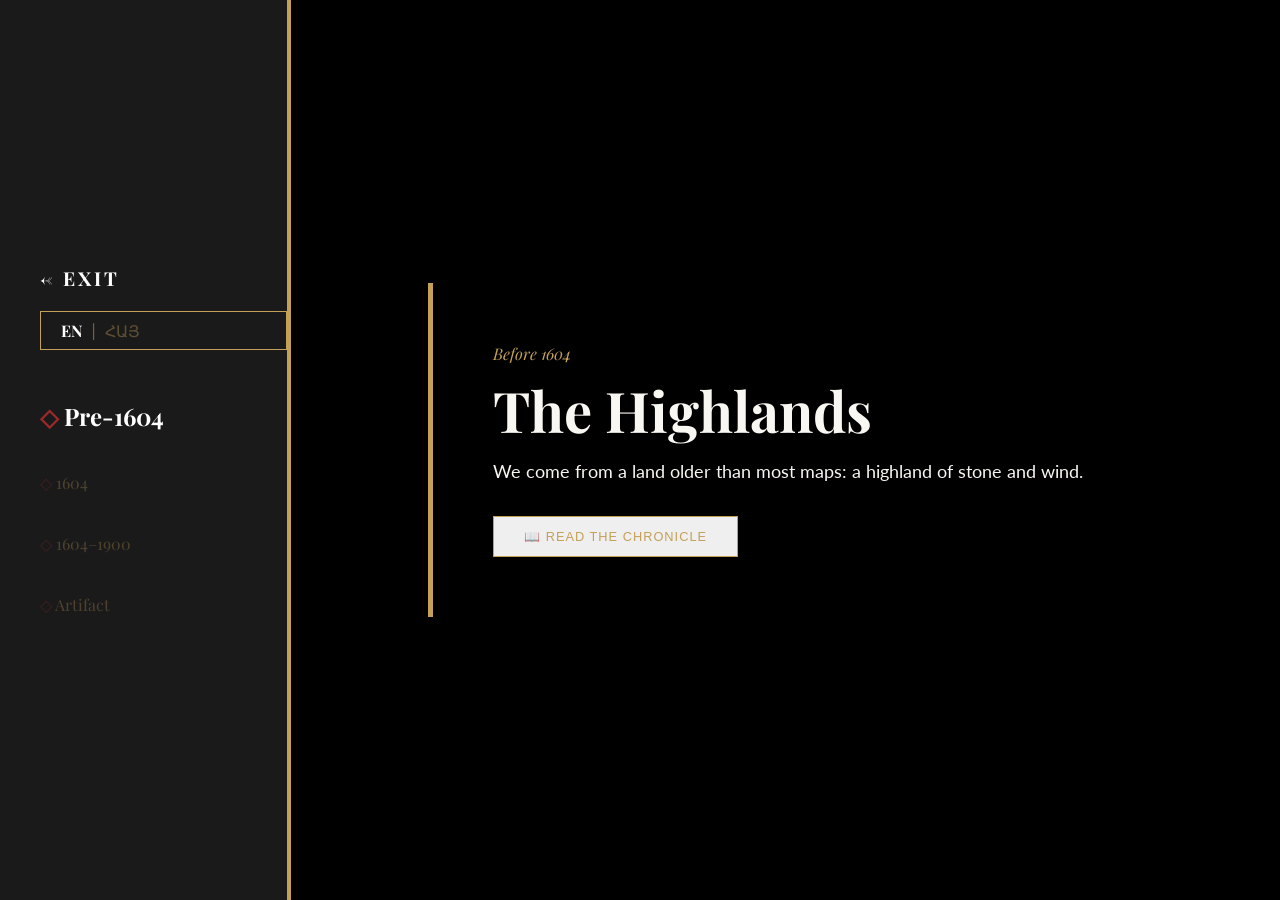
<file: prologue.html>
<!DOCTYPE html>
<html lang="en">
<head>
    <meta charset="UTF-8">
    <meta name="viewport" content="width=device-width, initial-scale=1.0">
    <title>The Roots | Markarian Dynasty</title>
    <link href="https://fonts.googleapis.com/css2?family=Lato:wght@300;400&family=Noto+Serif+Armenian:wght@400;700&family=Playfair+Display:wght@400;700&family=EB+Garamond:wght@400;500&display=swap" rel="stylesheet">
    <link rel="stylesheet" href="css/style.css">
    
    <style>
        /* LIGHTBOX STYLES (Zoom Feature) */
        .lightbox-modal {
            display: none;
            position: fixed;
            z-index: 2000;
            left: 0; top: 0;
            width: 100%; height: 100%;
            background-color: rgba(0,0,0,0.95);
            justify-content: center;
            align-items: center;
            flex-direction: column;
        }
        .lightbox-content {
            max-width: 90%;
            max-height: 80vh;
            border: 2px solid var(--gold);
            box-shadow: 0 0 20px rgba(197, 160, 89, 0.3);
            object-fit: contain;
        }
        .lightbox-caption {
            color: var(--gold);
            margin-top: 15px;
            font-family: 'Playfair Display', serif;
            letter-spacing: 1px;
            text-align: center;
        }
        .close-lightbox {
            position: absolute;
            top: 20px; right: 30px;
            color: #fff;
            font-size: 40px;
            font-weight: bold;
            cursor: pointer;
            transition: 0.3s;
        }
        .close-lightbox:hover { color: var(--gold); }

        /* ARTIFACT THUMBNAILS IN ROOM 4 */
        .artifact-grid {
            display: flex;
            gap: 20px;
            margin-top: 30px;
        }
        .artifact-thumb {
            width: 120px;
            height: 120px;
            object-fit: cover;
            border: 2px solid rgba(255,255,255,0.3);
            cursor: zoom-in;
            transition: 0.3s;
        }
        .artifact-thumb:hover {
            border-color: var(--gold);
            transform: scale(1.1);
        }
    </style>

    <script>
        // LANGUAGE SWITCHER
        function setLanguage(lang) {
            document.body.classList.remove('lang-en', 'lang-hy');
            document.body.classList.add('lang-' + lang);
            document.getElementById('btn-en').classList.remove('active');
            document.getElementById('btn-hy').classList.remove('active');
            document.getElementById('btn-' + lang).classList.add('active');
        }

        document.addEventListener('DOMContentLoaded', () => {
            if (!document.body.classList.contains('lang-hy')) { setLanguage('en'); }

            const years = document.querySelectorAll('.timeline-year');
            const scrollArea = document.querySelector('.gallery-scroll-area');
            scrollArea.addEventListener('scroll', () => {
                let currentRoomIndex = Math.round(scrollArea.scrollTop / window.innerHeight);
                years.forEach(year => year.classList.remove('active'));
                if(years[currentRoomIndex]) { years[currentRoomIndex].classList.add('active'); }
            });
        });

        function scrollToRoom(roomId) { document.getElementById(roomId).scrollIntoView({ behavior: 'smooth' }); }

        // BOOK MODAL LOGIC
        function openBook(bookId) {
            const modal = document.getElementById(bookId);
            modal.style.display = 'flex';
            setTimeout(() => { modal.classList.add('open'); }, 10);
        }
        function closeBook(bookId) {
            const modal = document.getElementById(bookId);
            modal.classList.remove('open');
            setTimeout(() => { modal.style.display = 'none'; }, 500);
        }

        // LIGHTBOX LOGIC (ZOOM)
        function openZoom(imageSrc, captionText) {
            const modal = document.getElementById('lightbox');
            const img = document.getElementById('lightbox-img');
            const caption = document.getElementById('lightbox-caption');
            
            modal.style.display = 'flex';
            img.src = imageSrc;
            caption.innerHTML = captionText;
        }
        function closeZoom() {
            document.getElementById('lightbox').style.display = 'none';
        }
    </script>
</head>
<body class="lang-en" style="background-color: #1a1a1a; overflow: hidden;">

<div class="museum-container">

    <aside class="timeline-sidebar">
        <div class="logo" style="color:white; font-size:1.2rem; margin-bottom:20px;">
            <a href="index.html" style="color:inherit; text-decoration:none;">← EXIT</a>
        </div>
        <div class="lang-switch" onclick="document.body.classList.contains('lang-en') ? setLanguage('hy') : setLanguage('en')">
            <span id="btn-en" class="active">EN</span> | <span id="btn-hy">ՀԱՅ</span>
        </div>
        <div class="timeline-year active" onclick="scrollToRoom('room-1')">
            <span class="content-en">Pre-1604</span><span class="content-hy">1604-ից առաջ</span>
        </div>
        <div class="timeline-year" onclick="scrollToRoom('room-2')">
            <span class="content-en">1604</span><span class="content-hy">1604</span>
        </div>
        <div class="timeline-year" onclick="scrollToRoom('room-3')">
            <span class="content-en">1604–1900</span><span class="content-hy">1604–1900</span>
        </div>
        <div class="timeline-year" onclick="scrollToRoom('room-4')">
            <span class="content-en">Artifact</span><span class="content-hy">Մասունք</span>
        </div>
    </aside>

    <main class="gallery-scroll-area">
        
        <section class="museum-room" id="room-1">
            <div class="slideshow-container cycle-6">
                 <div class="slide" style="background-image: url('assets/images/room-1-a.jpg');"></div>
                 <div class="slide" style="background-image: url('assets/images/room-1-b.jpg');"></div>
                 <div class="slide" style="background-image: url('assets/images/room-1-c.jpg');"></div>
            </div>
            <div class="room-overlay vibe-gold" style="position:relative; z-index:2;">
                <span class="era-label" style="color:var(--gold)"><span class="content-en">Before 1604</span><span class="content-hy">1604-ից առաջ</span></span>
                <h1><span class="content-en">The Highlands</span><span class="content-hy">Հայրենիք</span></h1>
                <p class="content-en">We come from a land older than most maps: a highland of stone and wind.</p>
                <p class="content-hy">Մենք գալիս ենք մի երկրից, որն ավելի հին է քարտեզներից։</p>
                <button class="btn btn-gold" onclick="openBook('book-1')"><span class="content-en">📖 Read the Chronicle</span><span class="content-hy">📖 Կարդալ Պատմությունը</span></button>
            </div>
        </section>

        <section class="museum-room" id="room-2">
            <div class="slideshow-container cycle-4">
                <div class="slide" style="background-image: url('assets/images/room-2-a.jpg');"></div>
                <div class="slide" style="background-image: url('assets/images/room-2-b.jpg');"></div>
                <div class="slide" style="background-image: url('assets/images/room-2-c.jpg');"></div>
            </div>
            <div class="room-overlay vibe-chaos" style="position:relative; z-index:2;">
                <span class="era-label" style="color:#ff6b6b">1603 – 1604</span>
                <h1><span class="content-en">The Exile</span><span class="content-hy">Բռնագաղթ</span></h1>
                <p class="content-en">Through mud and cold water, exile began—one step at a time..</p>
                <p class="content-hy">Ցեխի ու սառը ջրի միջով աքսորը սկսվեց՝ քայլ առ քայլ</p>
                <button class="btn btn-gold" onclick="openBook('book-2')"><span class="content-en">📖 Read the Chronicle</span><span class="content-hy">📖 Կարդալ Պատմությունը</span></button>
            </div>
        </section>

        <section class="museum-room" id="room-3">
             <div class="slideshow-container cycle-6">
                <div class="slide" style="background-image: url('assets/images/room-3-a.jpg');"></div>
                <div class="slide" style="background-image: url('assets/images/room-3-b.jpg');"></div>
                <div class="slide" style="background-image: url('assets/images/room-3-c.jpg');"></div>
            </div>
            <div class="room-overlay vibe-sepia" style="position:relative; z-index:2;">
                <span class="era-label" style="color:#d4a373">1604 – 1900</span>
                <h1><span class="content-en">The Bazikian Line</span><span class="content-hy">Բազիկեան Տոհմ</span></h1>
                <p class="content-en">"Two brothers crossed into exile, and four centuries later their legacy still stands."</p>
                <p class="content-hy">«Երկու եղբայր անցան աքսորի ճանապարհով, և չորս դար անց նրանց ժառանգությունը դեռ կանգուն է»։</p>
                <button class="btn btn-gold" onclick="openBook('book-3')"><span class="content-en">📖 Read the Chronicle</span><span class="content-hy">📖 Կարդալ Պատմությունը</span></button>
            </div>
        </section>

        <section class="museum-room" id="room-4">
            <div class="slideshow-container cycle-4">
                <div class="slide" style="background-image: url('assets/images/room-4-a.jpg');"></div>
                <div class="slide" style="background-image: url('assets/images/room-4-b.jpg');"></div>
                <div class="slide" style="background-image: url('assets/images/room-4-a.jpg');"></div>
            </div>
            <div class="room-overlay" style="position:relative; z-index:2; border-left-color:white; background:rgba(0,0,0,0.85);">
                <span class="era-label" style="color:white">
                    <span class="content-en">The Artifact</span><span class="content-hy">Մասունք</span>
                </span>
                <h1>
                    <span class="content-en">The Family Tree</span>
                    <span class="content-hy">Տոհմածառը</span>
                </h1>
                <p class="content-en">Every name on this tree was carried forward—hand to hand, heart to heart.</p>
                <p class="content-hy">Այս ծառի յուրաքանչյուր անունը փոխանցվեց՝ ձեռքից ձեռք, սրտից սիրտ։</p>
                
                <div class="artifact-grid">
                    <img src="assets/images/tree-full.jpg" class="artifact-thumb" 
                         onclick="openZoom('assets/images/tree-full.jpg', 'The 1603 Bazikian Tree')" 
                         alt="Full Tree">
                    
                    <img src="assets/images/tree-focused.JPG" class="artifact-thumb" 
                         onclick="openZoom('assets/images/tree-focused.JPG', 'Markarian Branch')" 
                         alt="Branch Zoom">
                </div>

                <br><br>
                <button class="btn btn-gold" onclick="openBook('book-4')">
                    <span class="content-en">📖 The Legacy of the Tree</span>
                    <span class="content-hy">📖 Տոհմածառի Խորհուրդը</span>
                </button>
                <a href="markar-era.html" class="btn btn-dark" style="font-size:0.8rem; background:white; color:black; margin-left:10px;">
                    <span class="content-en">Enter Markar Era →</span>
                    <span class="content-hy">Մուտք Մարգարեան →</span>
                </a>
            </div>
        </section>

    </main>
</div>

<div id="lightbox" class="lightbox-modal" onclick="closeZoom()">
    <span class="close-lightbox">&times;</span>
    <img id="lightbox-img" class="lightbox-content">
    <div id="lightbox-caption" class="lightbox-caption"></div>
</div>

<div id="book-1" class="book-modal">
    <div class="book-content">
        <button class="close-book-btn" onclick="closeBook('book-1')">×</button>
        <div class="content-en">
            <h2>The Highlands Chronicle</h2><hr>
            <p>We come from a land older than most maps: a highland of stone and wind, where mountains stand like sentries and khachkars speak in silence. Armenia rose at the meeting place of worlds—between East and West, North and South—where empires collided and trade routes carried more than goods: they carried ideas, fears, and hope. In such a place, our ancestors learned a hard truth early—survival was not only fought. It was preserved, through language, faith, family, and the steady work of living.</p>
            <p>Before 1603—before the Great Surgun and the forced uprooting—Eastern Armenia was not a legend. It was a living homeland: orchards filling the valleys, villages gathered close around their churches, and monasteries—perched on ridges and cliffs—keeping watch over the passes in patient silence. Life could be harsh—taxes, raids, sudden war—but it still kept its rhythm: harvest and pilgrimage, baptism and wedding, market day and feast day. And above all, it had continuity—the quiet inheritance of names, prayers, and stories, passed from one generation to the next.</p>
            <p>That continuity was not accidental. It was built—deliberately—over centuries.</p>
            <p>Faith, language, and culture were not decorations of Armenian life. They were its backbone—and they are the reason an Armenian could live far from the homeland and still remain Armenian.</p>
            <p>Faith was not only worship; it was shelter and structure. When politics shifted and borders failed, the Armenian Church held the community together. Churches and monasteries were more than sanctuaries—they were schools, libraries, places of counsel, and vaults for memory. In a land fought over by empires, our ancestors anchored themselves in something armies could not easily dismantle.</p>
            <p>Language became a homeland you could carry. When Mesrop Mashtots gave Armenians an alphabet, it became more than letters—it became protection. Prayer and scripture, law and poetry, record and remembrance moved into Armenian. Manuscripts were copied and guarded, hidden and reopened, so that even in displacement Armenian life could continue in Armenian words.</p>
            <p>And culture lived in the everyday: songs and proverbs, feasts and fasts, the rituals of birth and mourning—bread and blessing at the table. A child learned who they were first in the voice of the family, then in the voice of the Church, and finally in the steady chorus of the community—until identity became something that could travel, endure, and remain Armenian even after centuries away.</p>
            <p>By the late 1500s, Eastern Armenia lived like a candle in a draft. Two empires—Ottoman to the west, Safavid Iran to the east—leaned in from either side, and the land between them was made to pay for their rivalry. Borders were not lines; they were wounds that opened and closed with each campaign.</p>
            <p>And still, Armenians lived. They planted and harvested. They rang church bells. They bartered in the market, copied manuscripts in monasteries, taught children their prayers, and returned to the same stones after each wave of trouble—because a homeland is not only soil; it is habit, memory, and the faces you bury beside your fathers.</p>
            <p>But empires do not measure a country by its homes. They measure it by what it can feed, shelter, and supply. When war returned, the question was no longer who would rule Eastern Armenia. The question became something colder:</p>
            <p>Would Eastern Armenia be allowed to remain inhabited at all?</p>
            <p>And so our family history begins where Armenia’s road bends into exile—at a river that became the boundary between life and loss. In the upheaval of the early seventeenth century, families were driven toward that crossing, and the river took “countless casualties” as people pushed into Persia.</p>
            <p>This is the doorway into our family tree. Among those uprooted were two brothers, Gabriel and Mikayel—the forefathers of what would become the Bazikian line.</p>
            <p>The next chapter follows them into Iran—into the places where Armenians tried to make a home again and where our ancestors learned to keep Armenia alive without its soil beneath their feet—carrying the homeland not on a map or a photo, but in memory, prayer, and name.</p>
        </div>
        <div class="content-hy">
            <h2>Լեռնաշխարհի Պատմությունը</h2><hr>
            <p>Մեր արմատները գալիս են Հայաստանից՝ մի երկրից, որն ավելի հին է քարտեզներից։ Քարից ու քամուց հյուսված բարձրավանդակից, որտեղ լեռները կանգնած են պահակների պես՝ անքուն ու անշեղ, իսկ խաչքարերը՝ լռությամբ են խոսում, ասես քարե շնչով պահում են մեր անունները։</p>
            <p>Հայաստանը նստած է աշխարհների խաչմերուկում՝ Արևելքի ու Արևմուտքի, Հյուսիսի ու Հարավի սահմանագծին, այնտեղ, որտեղ կայսրությունները բախվում էին, և ճանապարհները բերում էին ոչ միայն ապրանքներ, այլև մտքեր, վերքեր, վախ ու հույս՝ որպես անտեսանելի բեռ։ Եվ հենց այդ խաչմերուկում մեր նախնիները վաղ հասկացան մի ծանր ճշմարտություն․ գոյատևումը միայն սրով չէր պահվում։ Այն պահվում էր շշուկով—լեզվով, որ տանը չէր մարում, հավատով, որ մոմի նման չէր հանգչում, ընտանիքով, որ իրար էր կապում սերունդներին, և ապրելու՝ լուռ ու հաստատուն աշխատանքով, որը ամեն օր նորից էր կառուցում կյանքը՝ անգամ փլատակների վրա։</p>
            <p>Մինչև 1603 թվականը—մինչև Մեծ Սուրգունն ու բռնի տեղահանությունը—Արևելյան Հայաստանը լեգենդ չէր։ Դա մեր հայրենիքն էր՝ հովիտները լցնող այգիներով, եկեղեցիների շուրջ սեղմված գյուղերով, և վանքերով՝ լեռնաշղթաների կատարներին ու ժայռերի եզրերին նստած, որոնք համբերատար լռությամբ հսկում էին անցումները։ Կյանքը ծանր էր հարկերով, արշավանքներով ու հանկարծակի պատերազմներով—բայց այն պահում էր իր ընթացքը։ Հունձք ու ուխտագնացություն, մկրտություն ու հարսանիք, շուկաներով ու տոնի օրերով։ Եվ ամենից վեր՝ կյանքը ուներ շարունակություն՝ անունների, աղոթքների ու պատմությունների խաղաղ ժառանգություն, որ սերնդից սերունդ էր փոխանցվում։</p>
            <p>Այդ շարունակությունը պատահական չէր։ Այն կառուցված էր՝ գիտակցաբար—դարերի ընթացքում։ Հավատը, լեզուն ու մշակույթը հայ կյանքի զարդերը չէին։ Դրանք նրա ողնաշարն էին—և հենց դրա շնորհիվ հայը կարող էր ապրել հայրենիքից հեռու ու դեռ մնալ հայ։</p>
            <p>Հավատը միայն պաշտում չէր․ այն ապաստան էր ու կառուցվածք։ Երբ իշխանությունը փոխվում էր, և սահմաններն ընկնում էին, Հայ Եկեղեցին էր, որ համայնքը միասին էր պահում։ Եկեղեցիներն ու վանքերը միայն սրբարաններ չէին—դրանք դպրոցներ էին, գրադարաններ, խորհրդի վայրեր և հիշողության պահոցներ։</p> 
            <p>Լեզուն դարձավ մի հայրենիք, որը կարելի էր կրել։ Երբ Մեսրոպ Մաշտոցը հայերին տվեց այբուբենը, այն դարձավ ավելին, քան տառեր—դարձավ պաշտպանություն։ Ձեռագրերը պատճենվում էին ու պահվում, թաքցվում ու նորից բացվում, որպեսզի—even տեղահանության մեջ—հայ կյանքը շարունակվեր հայ բառերով։</p>
            <p>Իսկ մշակույթը ապրում էր առօրյայի մեջ՝ երգերում ու ասացվածքներում, պահքերում ու տոներում, ծննդի ու սգի ծեսերում—սեղանի վրա՝ հաց ու օրհնություն։ Երեխան առաջինը հասկանում էր՝ ով է ինքը՝ ընտանիքի ձայնով, հետո՝ Եկեղեցու ձայնով, և վերջապես՝ համայնքի հաստատուն երգով, մինչև ինքնությունը դառնում էր մի բան, որ կարող էր ճանապարհ ընկնել, դիմանալ և դարերի հեռավորությունից հետո—մնալ հայ։</p>
            <p>1500-ականների վերջին Արևելյան Հայաստանը ապրում էր ինչպես քամու մեջ դրված մոմ։ Երկու կայսրություն—Արևմուտքում Օսմանյան, Արևելքում՝ Պարսկաստան—կռվում էին միմյանց հետ, և նրանց միջև ընկած երկիրը վճարում էր այդ մրցակցության գինը։ Սահմանները գծեր չէին․ դրանք վերքեր էին, որ բացվում ու փակվում էին յուրաքանչյուր արշավանքի հետ։</p>
            <p>Եվ այնուամենայնիվ, հայերը ապրում էին։ Նրանք ցանում էին՝ կարծես վաղվա հանդեպ ուխտ անելով, և հավաքում էին՝ ինչպես շնորհակալություն։ Եկեղեցու զանգերն էին հնչեցնում՝ ոչ թե միայն որպես կոչ, այլ որպես սրտի զարկ՝ որ գյուղը դեռ շնչում է։ Նրանք շուկայում առևտուր էին անում, վանքերում ձեռագրեր էին ընդօրինակում՝ թանաքով ամրացնելով այն, ինչ սուրը չէր կարող պահել, և փոքրերի շրթունքներին դնում էին առաջին խոսքերը՝ այն բառերը, որոնք տուն էին դառնում՝ որտեղ էլ որ լինեին։ Եվ ամեն ցավից հետո նրանք նորից վերադառնում էին նույն քարերին—որովհետև հայրենիքը միայն հող չէ․ այն սովորություն է, հիշողություն, և այն քարերը, որոնց կողքին դու հանգչում ես՝ քո հայրերի կողքին։</p>
            <p>Բայց կայսրությունները երկիրը չեն կշռում նրա տներով ու օջախների տաքությամբ։ Նրանք կշռում են՝ շահերով, հաշվարկով, խիստ ու անանձնական թվերով։ Եվ երբ պատերազմը վերադարձավ՝ ինչպես ծանր ամպ, հարցն այլևս այն չէր, թե ով պիտի իշխի Արևելյան Հայաստանին։ Հարցը փոխվեց՝ դարձավ ավելի սառն, ավելի անողոք, ասես մարդու շունչն էլ հաշվի չէր առնվում․</p> 
            <p>Արդյո՞ք Արևելյան Հայաստանին ընդհանրապես թույլ կտրվի բնակեցված մնալ․</p>
            <p>Մեր ընտանեկան պատմությունը սկսվում է այստեղ, որտեղ Հայաստանի ճանապարհը թեքվում է դեպի աքսոր—Արաքսի ալիքներում, որը դարձավ սահման՝ կյանքի ու կորստի միջև։ </p>
            <p> Այդ տեղահանվածների թվում երկու եղբայր էին՝ Գաբրիելն ու Միքայելքը—այն նախահայրերը, որոնցից պիտի սկսվեր Բազիկյան տոհմի գիծը։ </p>
            <p> Հաջորդ գլուխը նրանց կհետևի Իրան—այն վայրերը, որտեղ հայերը փորձեցին նորից տուն կառուցել, և որտեղ մեր նախնիները սովորեցին Հայաստանը կենդանի պահել՝ իր հողից հեռու—հայրենիքը կրելով ոչ թե քարտեզի կամ լուսանկարի մեջ, այլ հիշողության, աղոթքի և անվան մեջ։ </p>
        </div>
    </div>
</div>

<div id="book-2" class="book-modal">
    <div class="book-content">
        <button class="close-book-btn" onclick="closeBook('book-2')">×</button>
        <div class="content-en">
            <h2>The Great Exile</h2><hr>
            <p>The Great Surgun was not a migration. It was an unmaking. In a span of weeks, a living country was turned into a marching column—homes emptied, fields ruined, villages erased—so that an enemy would inherit not a province, but silence. Aṙakʽel of Tabriz records the deportations between 21 October and 19 November 1604—cold, rainy days on muddy roads—when hundreds of thousands moved in fear and confusion ahead of a retreating army.</p>
            <p>To understand how a whole people could be pushed onto the road, you have to begin one year earlier, with the rhythm of war. In the fall of 1603, Shah ʿAbbās I launched his campaign against the Ottomans: he captured Tabriz and Nakhijevan, and before advancing to Erevan he passed through Julfa, receiving three days of hospitality from Armenian merchants. He captured Erevan in June 1604 and advanced toward Kars—until an Ottoman counter-offensive forced him to retreat.</p>
            <p>It was in that retreat that policy became catastrophe. The shah adopted scorched earth to deny supplies to the advancing enemy—ordering crops and pastures destroyed, towns and villages broken “in a matter of days,” and the population driven eastward into Iran.</p>
            <p>More than 400,000 were deported; Julfa was completely demolished, and its entire population was forced to cross the Aras into Iran. And the crossing—always the crossing—became a wound in memory. Our family record remembers the Araks as taking “countless casualties,” with many swallowed by its rapid waters. Those who survived did not find peace on the far bank; they were forced onward through the Qaradāḡ Mountains toward winter shelter—Ḵalḵāl, Ahar, Meškin—walking into cold with no certainty except the next step.</p>
            <p>This is where our own story begins—because before this road, our record goes dark. Among the uprooted were two brothers, Gabriel and Mikayel, my ancestors. Of what lay behind them—parents, relatives, sisters, brothers—we have nothing certain: whether they were left in the homeland, buried there, or taken by the same river that carried so many away.</p>
            <p>So the Bazikian line enters history the way so many Armenian lines do: not with a beginning preserved, but with a crossing survived—and with two names that remain, standing on the far side of the Araks, ready for the next chapter.</p>
        </div>
        <div class="content-hy">
            <h2>Մեծ Բռնագաղթը (Սյուրգյուն)</h2><hr>
            <p>Մեծ Սուրգունը պարզապես գաղթ չէր։ Դա քանդում էր—երկրի քանդում։ Մի քանի շաբաթվա ընթացքում մեր հայրենիքը վերածվեց քայլերթի սյունի․ տները դատարկվեցին, արտերը խորտակվեցին, գյուղերը ջնջվեցին՝ որպեսզի թշնամին ժառանգի ոչ թե մի գավառ, այլ լռություն։ Թավրիզեցի Առաքելը արձանագրում է տեղահանությունները 1604 թ. հոկտեմբերի 21-ից մինչև նոյեմբերի 19-ը—սառը, անձրևոտ օրերին՝ ցեխոտ ճանապարհների վրա—երբ հարյուր հազարավոր մարդիկ, վախի ու շփոթության մեջ, շարժվում էին նահանջող բանակի առաջ՝ կարծես ժամանակն էր նրանց քշում, և յուրաքանչյուր քայլը մի բան էր թողնում ետևում՝ տուն, շեմ, հիշողություն։</p>
            <p>Որպեսզի հասկանանք՝ ինչպես կարող էր մի ամբողջ ժողովուրդ ճանապարհի վրա հայտնվել, պետք է սկսենք մեկ տարի ավելի շուտ՝ պատերազմի թրթռացող ռիթմից։ 1603-ի աշնանը Շահ Աբբաս Ա-ն սկսեց իր արշավանքը օսմանյանների դեմ․ գրավեց Թավրիզն ու Նախիջևանը, և մինչ դեպի Երևան առաջանալը անցավ Ջուղայով, որտեղ հայ վաճառականները երեք օր հյուրընկալեցին նրան։ 1604-ի հունիսին նա գրավեց Երևանը և առաջ շարժվեց դեպի Կարս—մինչև որ օսմանյան հակահարձակումը նրան ստիպեց նահանջել։</p>
            <p>Եվ հենց այդ նահանջի ժամանակ մի որոշում դարձավ աղետ։ Շահը հրամայեց, որ թշնամուն ոչինչ չմնա․ այրեցին ցանքերն ու արոտները, փլեցին քաղաքներն ու գյուղերը՝ օրերի մեջ։ Իսկ մարդկանց—ամբողջ ընտանիքների—քշեցին դեպի հարավ, դեպի Իրան, և նրանց ճանապարհին մնաց մի զգացում՝ թե իրենք իրենց հետևից փակեցին հայրենիքի դուռը։</p>
            <p>Ավելի քան 400,000 մարդ տեղահանվեց։ Ջուղան ամբողջությամբ քանդվեց, և նրա ողջ բնակչությանը ստիպեցին անցնել Արաքսը՝ դեպի Իրան։ Եվ այդ անցումը—միշտ այդ անցումը—դարձավ հիշողության վերք։ Մեր պարսկահայերի հիշատակության մեջ Արաքսը հիշվում է որպես գետ, որ խլեց «անհամար զոհեր»․ շատերին կուլ տվեցին նրա սրընթաց ջրերը։ Իսկ փրկվածները խաղաղություն չգտան նաև մյուս ափին․ նրանց կրկին առաջ քշեցին՝ Ղարադաղի լեռներով դեպի ձմեռային ապաստան—Խալխալ, Ահար, Մեշքին—քայլելով դեպի ցուրտը, առանց որևէ վստահության ապագային։</p>
            <p>Այստեղ է, որ սկսվում է մեր սեփական պատմությունը—քանի որ այս ճանապարհից առաջ մեր հիշողությունը մթնում է, լռում է։ Տեղահանվածների մեջ երկու եղբայր կային՝ Գաբրիելն ու Միքայելքը՝ իմ նախնիները։ Իսկ նրանց հետևում մնացածի մասին—ծնողների, ազգականների, քույրերի ու եղբայրների—մենք ոչինչ հաստատ չենք գիտենք․ արդյոք մնացի՞ն հայրենիքում, այնտեղ թաղվե՞ցին, թե՞ նրանց էլ տարավ նույն գետը, որը այդքան շատերին տարավ իր հետ։</p>
            <p>Այդպես Բազիկյան տոհմը մտնում է պատմության մեջ այնպես, ինչպես շատ հայկական տօհմերն են մտնում՝ ոչ թե պահված, հստակ սկիզբով, այլ անցումից փրկված մի ճակատագրով։ Եվ մեզ մոտ մնում են երկու անուն—Գաբրիել և Միքայել—կանգնած Արաքսի մյուս ափին, ասես առաջին վկայությունն այն բանի, որ պատմությունը դեռ պիտի շարունակվի։</p>
        </div>
    </div>
</div>

<div id="book-3" class="book-modal">
    <div class="book-content">
        <button class="close-book-btn" onclick="closeBook('book-3')">×</button>
        <div class="content-en">
            <h2>The Bazikian Roots</h2><hr>
            <p>Our family story does not begin with a birth record or a village register. It begins with a road—the kind of road that erases the neat edges of life and replaces them with one question: will we reach the other side? In the Great Surgun (Exil in Turkish) , when Eastern Armenia was emptied and driven toward Persia, the world became movement: bodies in cold weather, bundles in trembling hands, and the last look back at a homeland that could not be carried whole. </p>
<p>From that uprooting, our family steps forward as two names. </p>
<p>Gabriel and Mikayel. </p>
<p>Two brothers, remembered not because we know everything about them, but because we know almost nothing before them. Before their entry into Persia, our record goes dark. We do not know who their parents were, how many sisters and brothers they had, or what their household looked like before exile. We do not know what the road took from them—whether they lost family before the march began, or at the crossings, or in the long hunger that follows displacement. That absence is not a gap in the story; it is part of the story. It is what exile does: it breaks the chain of ordinary memory. </p>
<p>What we do have is the first rebuilding. </p>
<p>The brothers moved with other Armenians into regions whose landscapes felt less foreign—places like Peria and then into Burvari, where Armenian families began to re-form village life again, settling in communities remembered by name: Parsegh. There, the old Armenian instincts returned: gather near one another, keep the hearth alive, rebuild a life around family and work and the quiet endurance that doesn’t announce itself.
But exile does not end the moment you find shelter. For Mikayel, even with a wife and a child, the pull of homeland was stronger than the promise of safety. He chose risk over certainty and joined a small caravan—only a handful—attempting to make the impossible journey back to Armenia. After that, the record goes dark. No letter arrives. No name returns to the register. We do not know whether he reached home or was taken by the road—only that one branch of our tree disappears into silence, the way so many did in those years. </p>
<p>Gabriel remains. He builds a household—marriage, work, a life stitched back together in exile. Two sons are named into the line: Petros and Markos. Markos later slips beyond the edge of our record—one of those lives history does not keep, leaving only a whispered possibility that he turned his face back toward the homeland. Petros, by contrast, becomes the anchor of the family’s visible line. He moves into northern Burvari, and settles in a village remembered for its fertility and calm: Aliabad. </p>
<p>It is in Aliabad that the Bazikian story becomes intensely human—so human it hurts. </p>
<p>Petros builds what the record calls his most peaceful life. His household grows large—twelve people gathered around one hearth. And then, in a moment so ordinary it could happen in any village, catastrophe enters through food. Petros slaughters a cow for the family to eat. The meat is poisoned. Those who eat it die. And in a scene that feels almost biblical in its starkness, only one remains alive: an infant in a cradle, spared simply because he did not eat. </p>
<p>This is where our dynasty—our name—turns. </p>
<p>The infant is carried away by an aunt to Ashnakhor—unbaptized, fragile, alive by a hair’s breadth. There is no certainty in that journey, only urgency: someone must keep the family line from going cold. The record remembers how he was fed goat milk, and how the village began to call him “Bozik-Bazik”—boz, “goat” in Persian—an improvised name for a child who survived by goat’s milk. In time, the nickname hardened into a family name. </p>
<p>He grows up as Bazik, returns to Aliabad, and takes his place in his father’s world. Then life begins again, the only way it ever can after catastrophe: work and trade, marriage and children—everything rebuilt from the thinnest surviving thread. </p>
<p>After Bazik rebuilt the line in Aliabad, the family grew again—Babakhan, then Mesrop, then Melkon—names added like stones laid back into a foundation. And then the story does what living stories always do: it branches. Melkon’s two sons—Grigor and Khudaghuli (Khoodan)—begin close, but life pulls them into different directions, until one branch remains in Aliabad and the other steps outward toward a new beginning: Nor Dehno— meaning new village in persian, an Armenian settlement still forming its first shape. Dehno becomes the second hearth of the Bazikian line: another village, another rhythm, another chance to remain Armenian by living—day after day—among your own. </p>
<p>From the Dehno branch emerges the name that sets the line in place—Markar, the first of that name in our record, the one who anchors the Bazikian family in Dehno. </p>
<p>Markar does not drift. He stays in Dehno, and in a family history built on movement and loss, staying becomes its own kind of statement. And then the lineage strengthens in the most human way possible: through children—five sons, named one by one, as if each name were a promise spoken into the future. Avet; Nazar; Isagholi; Khudaghuli; Artin. Five lives beginning under one roof, five branches growing from the same root—five ways the family refuses to disappear. </p>
<p>When visitors stand before the family tree, this is the moment they feel it change from history into intimacy: not “a clan,” not “a migration,” but a father in Dehno and five sons whose names still reach us—carrying the story forward, generation by generation, toward the next chapter. </p>
<p>Those five brothers become five living branches of one root. Their children and grandchildren grow up close enough to share more than blood: they share daily life—work, neighborly help, and the quiet certainty that family is not an idea but a presence. In Dehno, the tree is not abstract; it has a geography. Houses, paths, and fields become a map of kinship, and the name Bazikian becomes something you can feel in the closeness of people who do not drift far from one another. </p>
<p>And when later generations begin to move—first toward Tehran, and then beyond—it is not an ending. It is a second kind of gathering. They settle near each other, buy homes in the same neighborhoods, and keep the old rhythm alive in new streets: baptisms and weddings, visits and feasts, condolences and funerals—all the moments where a family proves it is still one body, even when scattered across distance. It is as if Dehno itself has been carried forward—not in soil, but in habit, loyalty, and the refusal to let the branches grow alone. </p>
<p>And at the heart of this later chapter stands the figure we return to again and again: the second Markar—the grandson of Khudaghuli, “Khoodan pap,” . In our telling, he is the hero not because his life was untouched by hardship, but because he becomes the hinge between eras—the thread that ties village memory to city life and the overseas. The one through whom the line stays clear and the story stays held. From him, we follow the family forward—one name, one household, one generation at a time. 
</p>
        </div>
        <div class="content-hy">
            <h2>Բազիկեան Արմատներրը</h2><hr>
            <p>Մեր տոհմի պատմությունը չի սկսվում ծննդյան գրանցմամբ կամ գյուղի մատյանով։ Այն սկսվում է ճանապարհից—այնպիսի ճանապարհից, որ ջնջում է կյանքի հստակ սահմանները և թողնում միայն մեկ հարց․ կհասնե՞նք մյուս կողմը։</p>
<p>Մեծ Սուրգունի ժամանակ (թուրքերեն՝ աքսոր), երբ Արևելյան Հայաստանը դատարկվեց և մարդկանց քշեցին դեպի Պարսկաստան, աշխարհը դարձավ շարժում․ մարմիններ՝ ցրտի մեջ, կապոցներ՝ դողացող ձեռքերում, և վերջին հայացք՝ դեպի տուն ու հայրենիք, որը հնարավոր չէր քեզ հետ տանել։</p>
<p>Այդ արմատախիլ արվելուց հետո մեր ընտանիքը առաջ է գալիս՝ երկու անունով։
<p>Գաբրիել և Միքայել։ </p>
<p>Երկու եղբայրներ, որոնց հիշում ենք ոչ թե որովհետև նրանց մասին ամեն ինչ գիտենք, այլ որովհետև նրանցից առաջ գրեթե ոչինչ չենք գիտի։ Պարսկաստան մտնելուց առաջ մեր հիշողության թելը կորում է։ Մենք չգիտենք՝ ովքեր էին նրանց ծնողները, քանի քույր ու եղբայր ունեին, որտեղ էր նրանց տունը նախքան աքսորը։ Չգիտենք՝ ինչ խլեց ճանապարհը նրանցից—արդյոք կորցրին ընտանիք դեռ երթից առաջ, թե Արաքսի ալիքներում, թե այն երկար քաղցում ու տառապանքում, որ միշտ գալիս է տեղահանության հետևից։</p>
<p>Այդ լռությունը պատմության բացթողում չէ։ Դա հենց պատմությունն է։ Դա է աքսորի գործը՝ խզել սովորական հիշողության շղթան։</p>
<p>Իսկ այն, ինչ մենք ունենք, առաջին վերակառուցումն է։</p>
<p>Եղբայրները մյուս հայերի հետ միասին հասան այն կողմերը, որոնց բնաշխարհը քիչ թե շատ ծանոթ էր թվում—նախ Փերիա, հետո՝ Բուրվարի։ Այնտեղ հայ ընտանիքները սկսեցին նորից հավաքվել ու գյուղական կյանքը վերակազմել՝ բնակություն հաստատելով մի գյուղում, որը հիշվում է անունով՝ Փարսեղ։ </p>
<p>Բայց աքսորը չի ավարտվում միայն այն պահին, երբ ապաստան ես գտնում։ Միքայելի համար—թեպետ կնոջ ու երեխայի հետ—հայրենիքի կանչը ուժեղ էր անվտանգության խոստումից։ Նա ընտրեց վտանգը՝ վստահության փոխարեն, և միացավ փոքր քարավանի՝ ընդամենը մի քանի հոգով՝ փորձելով անել անհնարինը՝ վերադառնալ Հայաստան։ Դրանից հետո մեր կապը Միքայելի հետ կտրվոըմ են։  Չգիտենք՝ նա հասա՞վ տուն, թե ճանապարհն իրեն էլ տարավ—միայն գիտենք, որ մեր ծառի մի ճյուղ կորում է լռության մեջ, ինչպես այդ տարիներին շատերի ճյուղերն են կորել։</p>
<p>Գաբրիելը մնում է։ Նա կառուցում է տուն—ամուսնություն, աշխատանք, աքսորի մեջ նորից կարկատված կյանք։ Տոհմի մեջ մտնում են երկու որդիների անուններ՝ Պետրոս և Մարկոս։ Մարկոսը հետո սահում է մեր հիշողության եզրից դուրս—այն կյանքերից մեկը, որ պատմությունը չի պահում, թողնելով միայն մի շշուկ՝ թե գուցե նա երեսը դարձրեց դեպի հայրենիք։ Իսկ Պետրոսը դառնում է մեր տեսանելի գծի հենարանը։ Նա տեղափոխվում է Բուրվարիի, և բնակություն հաստատում մի գյուղում, որը հիշվում է իր բերրիությամբ ու խաղաղությամբ՝ Ալիաբադում։</p>
<p>Պետրոսը կառուցում է այն, ինչ մեր հիշողությունը կոչում է իր ամենախաղաղ կյանքը։ Նրա օջախը մեծանում է—տասներկու հոգի՝ մեկ սփռոցի շուրջ։ Եվ հետո, մի անսպասելի պահին այնքան սովորական, աղետը մտնում է տուն՝ ուտելիքի միջոցով։ Պետրոսը մորթում է մի ոչխար՝ ընտանիքի համար։ Միսը թունավորված է։ Ովքեր ուտում են՝ մահանում են։ Միայն մեկն է մնում կենդանի՝ օրորոցի մեջ մի մանուկ—փրկված պարզապես այն պատճառով, որ չի կերել։</p>
<p>Այստեղ է, որ մեր տոհմանոընը ծնվում է։</p>
<p>Օրորոցի մեջ փրկված մանուկը մի հորաքույր վերցնում է ու տանում Աշնախոր—չմկրտված, փխրուն, կյանքը՝ մազից կախված։ Հիշողությունը պահել է մի մանրուք, որ դարձավ ճակատագիր․ նրան կերակրում էին այծի կաթով, և գյուղում սկսեցին նրան կոչել «Բոզիկ-Բազիկ»—բոզ, «այծ» պարսկերեն։ Ժամանակի հետ այդ մականունը կարծրացավ՝ դարձավ անուն, իսկ անունը՝ տոհմ։</p>
<p>Նա մեծանում է որպես Բազիկ, վերադառնում է Ալիաբադ, ու կանգնում է իր հոր աշխարհի մեջ՝ որպես ժառանգ։ Եվ հետո կյանքը սկսվում է նորից՝ ինչպես միայն կարող է սկսվել աղետից հետո․ աշխատանք ու առևտուր, ամուսնություն ու երեխաներ—ամեն բան վերակառուցված միակ աղետից՝ փրկված ամենաբարակ թելից։</p>
<p>Բազիկը Ալիաբադում նորից վերականգնեց գիծը, և ընտանիքը կրկին աճեց—Բաբախան, հետո Մեսրոպ, հետո Մելքոն—անուններ, որոնք ավելանում էին՝ ինչպես հիմքի մեջ վերադարձված քարեր։ Եվ հետո պատմությունը անում է այն, ինչ անում են բոլոր կենդանի պատմությունները․ ճյուղավորվում է։ Մելքոնի երկու որդիները՝ Գրիգորն ու Խուդաղուլին (Խուդան), սկզբում կողք կողքի են, բայց կյանքը նրանց տանում է տարբեր ուղղություններով․ մի ճյուղը մնում է Ալիաբադում, իսկ մյուսը քայլում է դեպի նոր սկիզբ՝ Դեհնո (պարսկերեն բառացի՝ «նոր գյուղ»)՝ հայկական մի բնակավայր, որն այդ տարիներին նոր էր ձևավորվում։ Դեհնոն դառնում է Բազիկյան գծի երկրորդ օջախը՝, ևս մեկ հնարավորություն՝ մնալ հայ՝ հաըաբնակ գիւղւմ օրըստօրե ապրելով քո մարդկանց մեջ։</p>
<p>Եվ հենց Դեհնոյի ճյուղից է դուրս գալիս այն անունը, որ տոհմը տեղ է դնում իր հողի վրա՝ Մարքար․ մեր գրառման մեջ այդ անվան առաջինը, նա, ով Բազիկյան ընտանիքը արմատավորում է Դեհնոյում։</p>
<p>Մարքարը մնում է Դեհնոյում։ Եվ հետո տոհմը զորանում է ամենամարդկային ճանապարհով՝ երեխաներով։ Հինգ որդի՝ մեկը մյուսի հետևից անուն ստացած, ասես յուրաքանչյուր անունը մի խոստում լիներ՝ ասված ապագային․ Ավետ, Նազար, Իսաղոլի, Խուդաղուլի, Արթին։ Հինգ կյանք՝ սկսված մեկ օջախի տակ, հինգ ճյուղ՝ աճած նույն արմատից—հինգ ձև, որով ընտանիքը հրաժարվում է անհետանալուց։</p>
<p>Երբ այցելուները կանգնում են տոհմածառի առաջ, հենց այստեղ է, որ պատմությունը փոխվում է՝ դառնում է մտերմություն։ Այլևս ոչ թե «ցեղ», ոչ թե «տեղահանություն», այլ մի հայր Դեհնոյում և հինգ որդի, որոնց անունները դեռ հասնում են մեզ։ Այդ անունները տանում են պատմությունը առաջ—սերունդ առ սերունդ—մինչև հաջորդ գլուխը։</p>
<p>Այդ հինգ եղբայրները դառնում են նույն արմատի հինգ կենդանի ճյուղ։ Նրանց երեխաներն ու թոռները մեծանում են այնքան մոտ, որ կիսում են ոչ միայն արյունը, այլ նաև առօրյան՝ աշխատանքը, փոխօգնությունը, և այն լուռ վստահությունը, որ ընտանիքը գաղափար չէ, այլ ներկայություն։ Դեհնոյում տոհմածառը վերացական չէ․ այն ունի իր աշխարհագրությունը։ Տները, արահետներն ու դաշտերը դառնում են ազգակցական կապերի քարտեզ, և «Բազիկյան» անունը զգացվում է մարդկանց մոտիկության մեջ—մարդիկ, որոնք իրարից հեռու չեն սահում։</p>
<p>Եվ երբ ավելի ուշ սերունդները սկսում են շարժվել—նախ դեպի Թեհրան, հետո՝ ավելի հեռու—դա վերջաբան չէ։ Դա հավաքվելու երկրորդ ձևն է։ Նրանք նոր վայրերում էլ փորձում են կողք կողքի ապրել, նույն թաղերում տուն առնել, և նույն հին ռիթմը պահել նոր փողոցներում՝ մկրտություններ ու հարսանիքներ, այցելություններ ու խնջույքներ, ցավակցություններ ու թաղումներ—բոլոր այն պահերը, որոնց մեջ ընտանիքը ապացուցում է, որ դեռ մեկ մարմին է, թեկուզ տարածված հեռավորությունների վրա։ Կարծես Դեհնոն էլ է տեղափոխվել նրանց հետ—not հողի մեջ, այլ սովորության, հավատարմության և այն վճռականության մեջ, որ ճյուղերը չաճեն միայնակ։</p>
<p>Եվ այս վերջին գլխի սրտում կանգնած է այն կերպարը, որին մենք կրկին ու կրկին ենք վերադառնում՝ երկրորդ Մարքարը՝ Խուդաղուլիի՝ «Խուդան պապի» թոռը։ Մեր պատմության մեջ նա հերոս է ոչ թե որովհետև նրա կյանքը զերծ էր դժվարությունից, այլ որովհետև նա դարձավ ժամանակների հանգույցը—այն թելը, որը գյուղի հիշողությունը կապեց քաղաքի կյանքի - և հետո՝ նաև հեռուների հետ։ Նրա միջոցով տոհմի գիծը մնում է պարզ, իսկ պատմությունը՝ պահված ու շարունակվող։</p>
<p>Նրանից հետո մենք ընտանիքը հետևում ենք առաջ՝ մեկ անունով, մեկ օջախով, մեկ սերնդով—քայլ առ քայլ, մինչև հաջորդ անունը նորից դառնա հիշողություն։
</p>
        </div>
    </div>
</div>

<div id="book-4" class="book-modal">
    <div class="book-content">
        <button class="close-book-btn" onclick="closeBook('book-4')">×</button>
        <div class="content-en">
            <h2>Bazikian Legacy: The Family Tree</h2><hr>
            <p>In the chaos of displacement—when homes were left behind and villages emptied—most families lost the thread of their own beginnings. The past became smoke. Names vanished. Origins blurred. But the Bazikian line held on to something rarer than gold: a name remembered, and written down.</p>
            <p>This document—the Bazikian Family Tree—is not merely a list. It is a map of survival.</p>
            <p>It begins with Gabriel, on the far side of the Araxes, at the very edge of exile. It carries the line through Petros, and through the miracle that saved it from extinction: “Bozik-Bazik,” the infant kept alive on goat’s milk, whose cradle became the turning point of a dynasty. It follows the family as it grows into Dehno, where five brothers—Avet, Nazar, Isagholi, Khudaghuli, and Artin—turn one fragile thread into five living branches.</p>
            <p>For four centuries, this tree was carried not in archives, but in the safest place our ancestors had: the heart—carried from the mud-brick homes of Bourvari to the streets of the modern world, from one generation’s voice to the next generation’s ear.</p>
            <p>To stand before this tree is to step into time and meet the people who made our survival ordinary: a wedding, a baptism, a harvest, a loss endured, a child named after an elder so the name would not die. Every name on this page is a life that refused to be forgotten. It is proof that chaos can take the land—but it cannot take the lineage.</p>
        </div>
        <div class="content-hy">
            <h2>Բազիկյան Ժառանգության Ծառ</h2><hr>
            <p>Տեղահանության քաոսի մեջ—երբ տները լքվեցին, գյուղերը դատարկվեցին, և մարդիկ դարձան ճանապարհ—շատ ընտանիքներ կորցրին իրենց պատմության թելը։ Անցյալը դարձավ մշուշ։ Անունները՝ լռություն։ Բայց Բազիկյան տոհմը պահեց մի բան, որն ավելի թանկ էր, քան ոսկին՝ գրի առնված անունը։</p>
            <p>Այս փաստաթուղթը՝ Բազիկյան Գերդաստանի Տոհմածառը, պարզապես անունների ցուցակ չէ։ Սա գոյատևման քարտեզ է—մեր տան ճանապարհը՝ սերունդ առ սերունդ։</p>
            <p>Այն սկսվում է Գաբրիելից (1603)՝ Արաքսի մյուս ափին, աքսորի եզրին։ Այն պահում է կյանքի նուրբ թելը, որ անցնում է Պետրոսի միջով և հասնում մի հրաշքի՝ «Բոզիկ-Բազիկին»․ այն մանկանը, որ մնաց կենդանի այծի կաթով, երբ թույնը խլեց մյուսներին։ Այդ օրորը դարձավ շրջադարձ՝ ոչ միայն կյանքի, այլ ամբողջ տոհմի։ Եվ հետո՝ Դեհնո․ այնտեղ, որտեղ հինգ եղբայրներ՝ Ավետը, Նազարը, Իսաղոլին, Խուդաղուլին և Արթինը, մեկ փխրուն ճյուղը դարձրին հինգ կենդանի ճյուղ—հինգ ուղղությամբ շարունակվող նույն հիշողությունը։</p>
            <p>Չորս դար շարունակ այս տոհմածառը պահպանվել է ոչ թե արխիվներում, այլ այն ամենաապահով վայրում, որ ունեին մեր նախնիները՝ սրտում—տարված Բուրվարիի ցեխաղյուս տներից մինչև ժամանակակից աշխարհի փողոցները, մեկ սերնդի ձայնից մինչև հաջորդ սերնդի ականջը։</p>
            <p>Այս տոհմածառի առաջ կանգնելը նշանակում է մտնել ժամանակի մեջ և հանդիպել այն մարդկանց, որոնց շնորհիվ մեր գոյատևումը դարձավ առօրյա իրականություն՝ հարսանիք, մկրտություն, բերքահավաք, կորստի դիմանալ, երեխային մեծի անունով անվանել, որպեսզի անունը չմեռնի։ Այս էջի յուրաքանչյուր անուն մի կյանք է, որը հրաժարվեց մոռացվելուց։ Սա ապացույց է, որ քաոսը կարող է խլել հողը—բայց չի կարող խլել տոհմը։</p>
        </div>
    </div>
</div>

</body>
</html>
</file>
<file: css/style.css>
/* MARKARIAN DYNASTY - MASTER STYLE SHEET v6.0 (RESCUE) */
:root {
    --bg-parchment: #FDFCF5;
    --bg-dark: #1A1A1A;
    --pomegranate: #9A2A2A;
    --charcoal: #2C2C2C;
    --gold: #C5A059;
    --font-header: 'Playfair Display', serif;
    --font-body: 'Lato', sans-serif;
}

body {
    margin: 0; padding: 0;
    font-family: var(--font-body);
    overflow-x: hidden;
    background-color: var(--bg-parchment);
}

/* --- NAVIGATION --- */
nav {
    display: flex; 
    justify-content: space-between; 
    align-items: center; 
    padding: 30px 50px;
    background: var(--bg-parchment); 
    border-bottom: 1px solid rgba(0,0,0,0.05);
    position: sticky; top: 0; z-index: 100;
}

.logo { 
    font-family: var(--font-header); 
    letter-spacing: 3px; 
    font-weight: 700; 
    color: var(--charcoal);
    font-size: 2.2rem;
    text-transform: uppercase;
    white-space: nowrap;
}

.nav-links { 
    display: flex; gap: 30px; 
    font-size: 1.1rem; font-weight: 600; 
    color: var(--charcoal); align-items: center;
}
.nav-links .armenian-text { font-size: 0.85em; vertical-align: middle; font-weight: 500; }

.nav-dedication-btn {
    background: none; border: none; color: var(--gold);
    cursor: pointer; font-family: inherit; font-size: 1rem;
    margin-right: 25px; letter-spacing: 1px;
    transition: 0.3s;
}
.nav-dedication-btn:hover { text-decoration: underline; color: #9A2A2A; }
.nav-extra-item {
    color: var(--charcoal); font-size: 0.95rem; 
    margin-left: 20px; cursor: pointer;
}

/* --- HOME PAGE GATEWAY --- */
.gateway-container { display: grid; grid-template-columns: 4fr 6fr; min-height: 90vh; }

.gateway-left {
    background-color: var(--bg-dark); color: var(--gold);
    position: relative; display: flex; flex-direction: column; justify-content: center;
    padding: 60px; overflow: hidden; border-right: 4px solid var(--gold);
}

.gateway-right {
    background-color: var(--bg-parchment); color: var(--charcoal);
    position: relative; display: flex; flex-direction: column; justify-content: center;
    padding: 60px;
}

/* Background Layers */
.visual-layer {
    position: absolute; top: 0; left: 0; width: 100%; height: 100%;
    background-size: cover; background-position: center; opacity: 0.4;
    background-image: url('../assets/images/tree-full.jpg');
    transition: transform 5s ease;
}
.gateway-left:hover .visual-layer { transform: scale(1.05); }

.visual-layer-portrait {
    position: absolute; top: 0; right: 0; width: 50%; height: 100%;
    background-size: cover; background-position: center; opacity: 0.9;
    background-image: url('../assets/images/markar-portrait.jpg');
    mask-image: linear-gradient(to left, black 50%, transparent 100%);
    -webkit-mask-image: linear-gradient(to left, black 50%, transparent 100%);
}

/* Typography */
.content-wrapper { position: relative; z-index: 2; max-width: 500px; }
.era-label { display: block; font-family: var(--font-header); font-style: italic; margin-bottom: 15px; }
.visible-date { font-size: 1.3rem; opacity: 1; font-weight: 400; letter-spacing: 1px; text-shadow: 0 2px 4px rgba(0,0,0,0.5); }
h1 { font-family: var(--font-header); font-size: 3.5rem; margin: 0; line-height: 1.1; }
.armenian-text { font-family: 'Noto Serif Armenian', serif; font-size: 1.8rem; margin: 10px 0 20px 0; font-weight: 400; }
p { font-size: 1.1rem; line-height: 1.6; margin-bottom: 30px; }

/* Buttons */
.btn { text-decoration: none; padding: 12px 30px; text-transform: uppercase; letter-spacing: 1px; display: inline-block; transition: 0.3s; border: 1px solid; font-size: 0.8rem; }
.btn-gold { color: var(--gold); border-color: var(--gold); }
.btn-gold:hover { background: var(--gold); color: var(--bg-dark); }
.btn-dark { color: var(--charcoal); border-color: var(--charcoal); }
.btn-dark:hover { background: var(--pomegranate); border-color: var(--pomegranate); color: white; }

/* Footer */
.archive-footer { display: flex; background: #e5e5e5; padding: 40px; gap: 20px; }
.archive-box { flex: 1; border-top: 2px solid var(--charcoal); padding-top: 10px; }


/* --- MUSEUM & TIMELINE --- */
.museum-container { display: flex; height: 100vh; overflow: hidden; }

.timeline-sidebar {
    width: 20%; background-color: var(--bg-dark); color: var(--gold);
    display: flex; flex-direction: column; justify-content: center;
    padding-left: 40px; border-right: 4px solid var(--gold); z-index: 10;
}
.timeline-year {
    margin: 20px 0; opacity: 0.3; transition: 0.3s;
    font-family: var(--font-header); list-style: none; cursor: pointer;
}
.timeline-year:hover { opacity: 0.7; }
.timeline-year.active { opacity: 1; font-size: 1.5rem; font-weight: bold; color: white; }
.timeline-year::before { content: '◇ '; color: var(--pomegranate); }

.gallery-scroll-area {
    width: 80%; height: 100vh;
    overflow-y: scroll; scroll-snap-type: y mandatory; scroll-behavior: smooth;
}
.museum-room {
    height: 100vh; width: 100%; scroll-snap-align: start;
    position: relative; display: flex; align-items: center; justify-content: center;
    background-color: #000; /* Black background to frame photos */
}

/* Room Overlays */
.room-overlay {
    background: rgba(0,0,0,0.6); padding: 60px; max-width: 600px;
    color: #F9F7F1; border-left: 5px solid var(--pomegranate); backdrop-filter: blur(5px);
}
.vibe-gold { border-left-color: var(--gold); }
.vibe-chaos { border-left-color: #8B0000; }
.vibe-sepia { border-left-color: #C19A6B; }


/* --- ANIMATION ENGINES (ALL CYCLES) --- */

.slideshow-container { position: absolute; top: 0; left: 0; width: 100%; height: 100%; z-index: 0; overflow: hidden; }

/* SHARED SLIDE SETTINGS */
.slide {
    position: absolute; top: 0; left: 0; width: 100%; height: 100%;
    /* Ensures photos are NOT cut off */
    background-size: contain; 
    background-repeat: no-repeat;
    background-position: center;
    opacity: 0; transform: scale(1);
}

/* ENGINE A: 6 Photos */
.cycle-6 .slide { animation: fadeZoom6 36s infinite; }
.cycle-6 .slide:nth-child(1) { animation-delay: 0s; }
.cycle-6 .slide:nth-child(2) { animation-delay: 6s; }
.cycle-6 .slide:nth-child(3) { animation-delay: 12s; }
.cycle-6 .slide:nth-child(4) { animation-delay: 18s; }
.cycle-6 .slide:nth-child(5) { animation-delay: 24s; }
.cycle-6 .slide:nth-child(6) { animation-delay: 30s; }
@keyframes fadeZoom6 {
    0% { opacity: 0; transform: scale(1); }
    5% { opacity: 1; } 16% { opacity: 1; } 22% { opacity: 0; transform: scale(1.15); } 100% { opacity: 0; }
}

/* ENGINE B: 4 Photos */
.cycle-4 .slide { animation: fadeZoom4 24s infinite; }
.cycle-4 .slide:nth-child(1) { animation-delay: 0s; }
.cycle-4 .slide:nth-child(2) { animation-delay: 6s; }
.cycle-4 .slide:nth-child(3) { animation-delay: 12s; }
.cycle-4 .slide:nth-child(4) { animation-delay: 18s; }
@keyframes fadeZoom4 {
    0% { opacity: 0; transform: scale(1); }
    5% { opacity: 1; } 25% { opacity: 1; } 30% { opacity: 0; transform: scale(1.15); } 100% { opacity: 0; }
}

/* ENGINE C: 10 Photos */
.cycle-10 .slide { animation: fadeZoom10 60s infinite; }
.cycle-10 .slide:nth-child(1) { animation-delay: 0s; }
.cycle-10 .slide:nth-child(2) { animation-delay: 6s; }
.cycle-10 .slide:nth-child(3) { animation-delay: 12s; }
.cycle-10 .slide:nth-child(4) { animation-delay: 18s; }
.cycle-10 .slide:nth-child(5) { animation-delay: 24s; }
.cycle-10 .slide:nth-child(6) { animation-delay: 30s; }
.cycle-10 .slide:nth-child(7) { animation-delay: 36s; }
.cycle-10 .slide:nth-child(8) { animation-delay: 42s; }
.cycle-10 .slide:nth-child(9) { animation-delay: 48s; }
.cycle-10 .slide:nth-child(10) { animation-delay: 54s; }
@keyframes fadeZoom10 {
    0% { opacity: 0; transform: scale(1); }
    1% { opacity: 1; } 10% { opacity: 1; } 12% { opacity: 0; transform: scale(1.15); } 100% { opacity: 0; }
}

/* ENGINE D: 11 Photos */
.cycle-11 .slide { animation: fadeZoom11 66s infinite; }
.cycle-11 .slide:nth-child(1) { animation-delay: 0s; }
.cycle-11 .slide:nth-child(2) { animation-delay: 6s; }
.cycle-11 .slide:nth-child(3) { animation-delay: 12s; }
.cycle-11 .slide:nth-child(4) { animation-delay: 18s; }
.cycle-11 .slide:nth-child(5) { animation-delay: 24s; }
.cycle-11 .slide:nth-child(6) { animation-delay: 30s; }
.cycle-11 .slide:nth-child(7) { animation-delay: 36s; }
.cycle-11 .slide:nth-child(8) { animation-delay: 42s; }
.cycle-11 .slide:nth-child(9) { animation-delay: 48s; }
.cycle-11 .slide:nth-child(10) { animation-delay: 54s; }
.cycle-11 .slide:nth-child(11) { animation-delay: 60s; }
@keyframes fadeZoom11 {
    0% { opacity: 0; transform: scale(1); }
    1% { opacity: 1; } 8% { opacity: 1; } 10% { opacity: 0; transform: scale(1.15); } 100% { opacity: 0; }
}


/* --- CHRONICLE READER --- */
.book-modal {
    position: fixed; top: 0; left: 0; width: 100%; height: 100%;
    background: rgba(26, 26, 26, 0.95); z-index: 2000;
    display: none; justify-content: center; align-items: center; opacity: 0; transition: opacity 0.5s ease;
}
.book-content {
    background: var(--bg-parchment); color: var(--charcoal);
    width: 60%; max-width: 800px; height: 85vh; padding: 60px;
    overflow-y: scroll; position: relative;
    box-shadow: 0 0 50px rgba(0,0,0,0.5); border: 1px solid var(--gold);
}
.book-content h2 { font-family: var(--font-header); color: var(--pomegranate); margin-top: 0; }
.book-content p { font-family: 'EB Garamond', serif; font-size: 1.25rem; line-height: 1.8; color: #1a1a1a; margin-bottom: 25px; }

.close-book-btn {
    position: absolute; top: 20px; right: 20px;
    font-size: 2rem; cursor: pointer; color: var(--pomegranate);
    background: none; border: none; font-weight: bold;
}
.close-book-btn:hover { transform: scale(1.1); }
.book-modal.open { display: flex; opacity: 1; }
.book-modal.open .book-content { transform: translateY(0); }

/* --- BILINGUAL --- */
body.lang-en .content-hy { display: none !important; }
body.lang-hy .content-en { display: none !important; }

.lang-switch {
    margin-bottom: 30px; cursor: pointer; font-family: var(--font-header);
    border: 1px solid var(--gold); padding: 8px 15px; display: inline-block;
    color: var(--gold); transition: 0.3s;
}
.lang-switch:hover { background: rgba(197, 160, 89, 0.1); }
.lang-switch span.active { opacity: 1; font-weight: bold; color: #fff; }
.lang-switch span { opacity: 0.4; margin: 0 5px; }
body.lang-hy h1, body.lang-hy h2, body.lang-hy p { font-family: 'Noto Serif Armenian', serif !important; }
body.lang-hy p { font-size: 1.1rem; line-height: 1.7; }

/* --- MOBILE --- */
@media (max-width: 768px) {
    .museum-container { flex-direction: column; }
    .timeline-sidebar { width: 100%; height: 60px; flex-direction: row; padding: 10px; overflow-x: auto; align-items: center; gap: 20px; }
    .timeline-year { margin: 0; font-size: 0.9rem; white-space: nowrap; }
    .gallery-scroll-area { width: 100%; height: calc(100vh - 60px); }
    .room-overlay { width: 85%; padding: 30px; }
    .book-content { width: 85%; padding: 30px; height: 80vh; }
}
</file>
